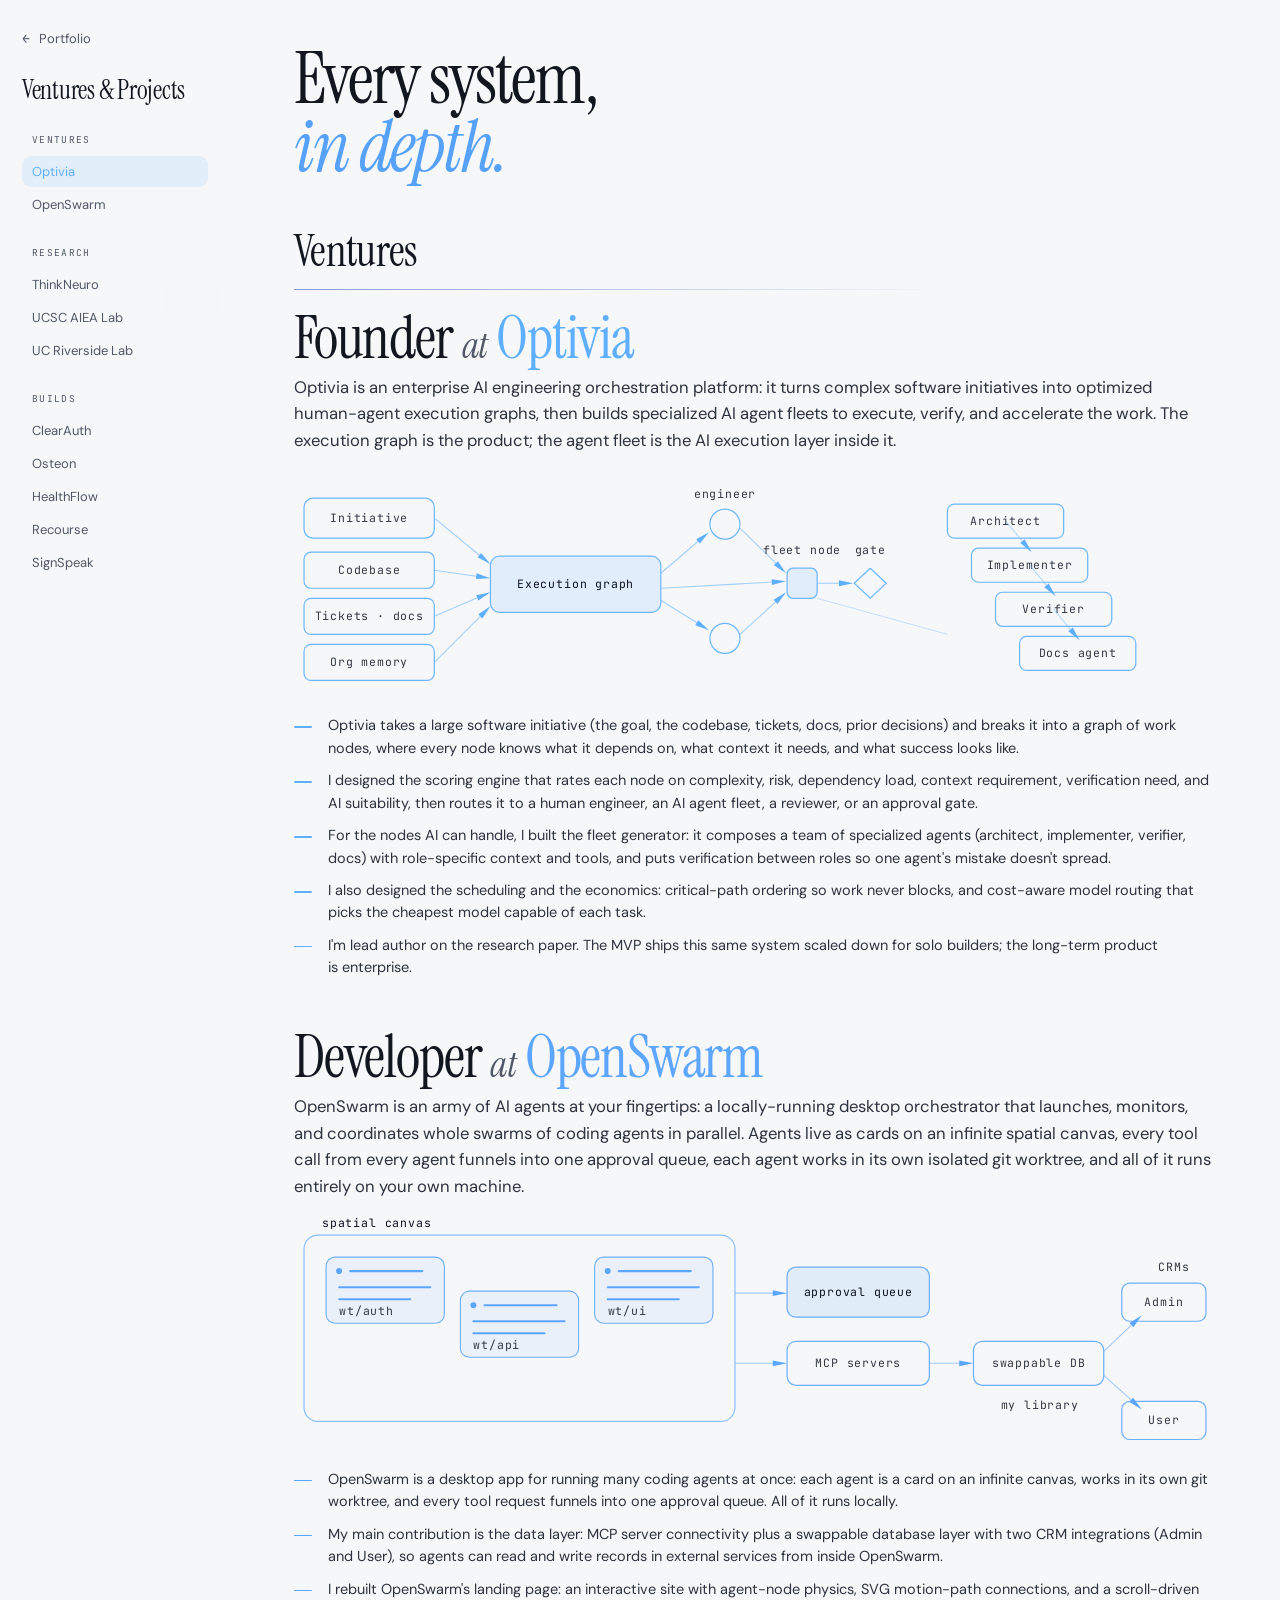
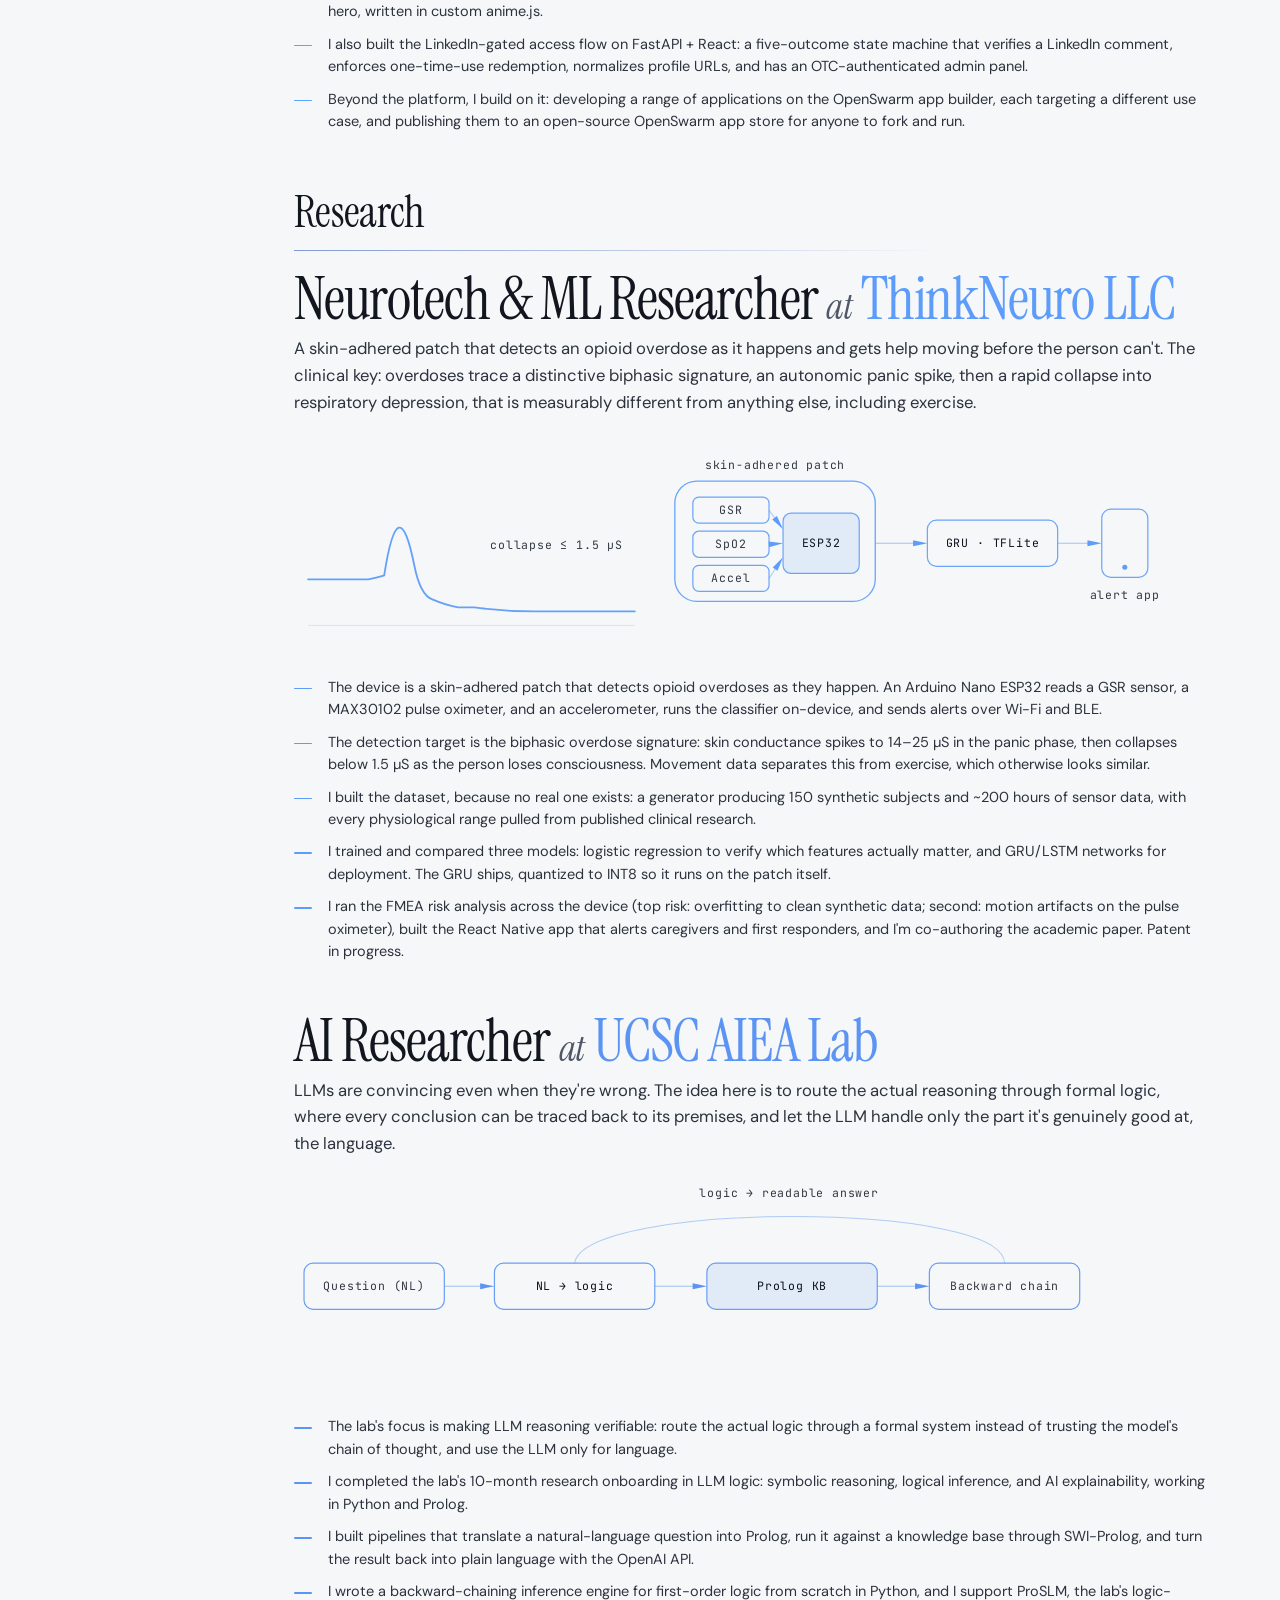
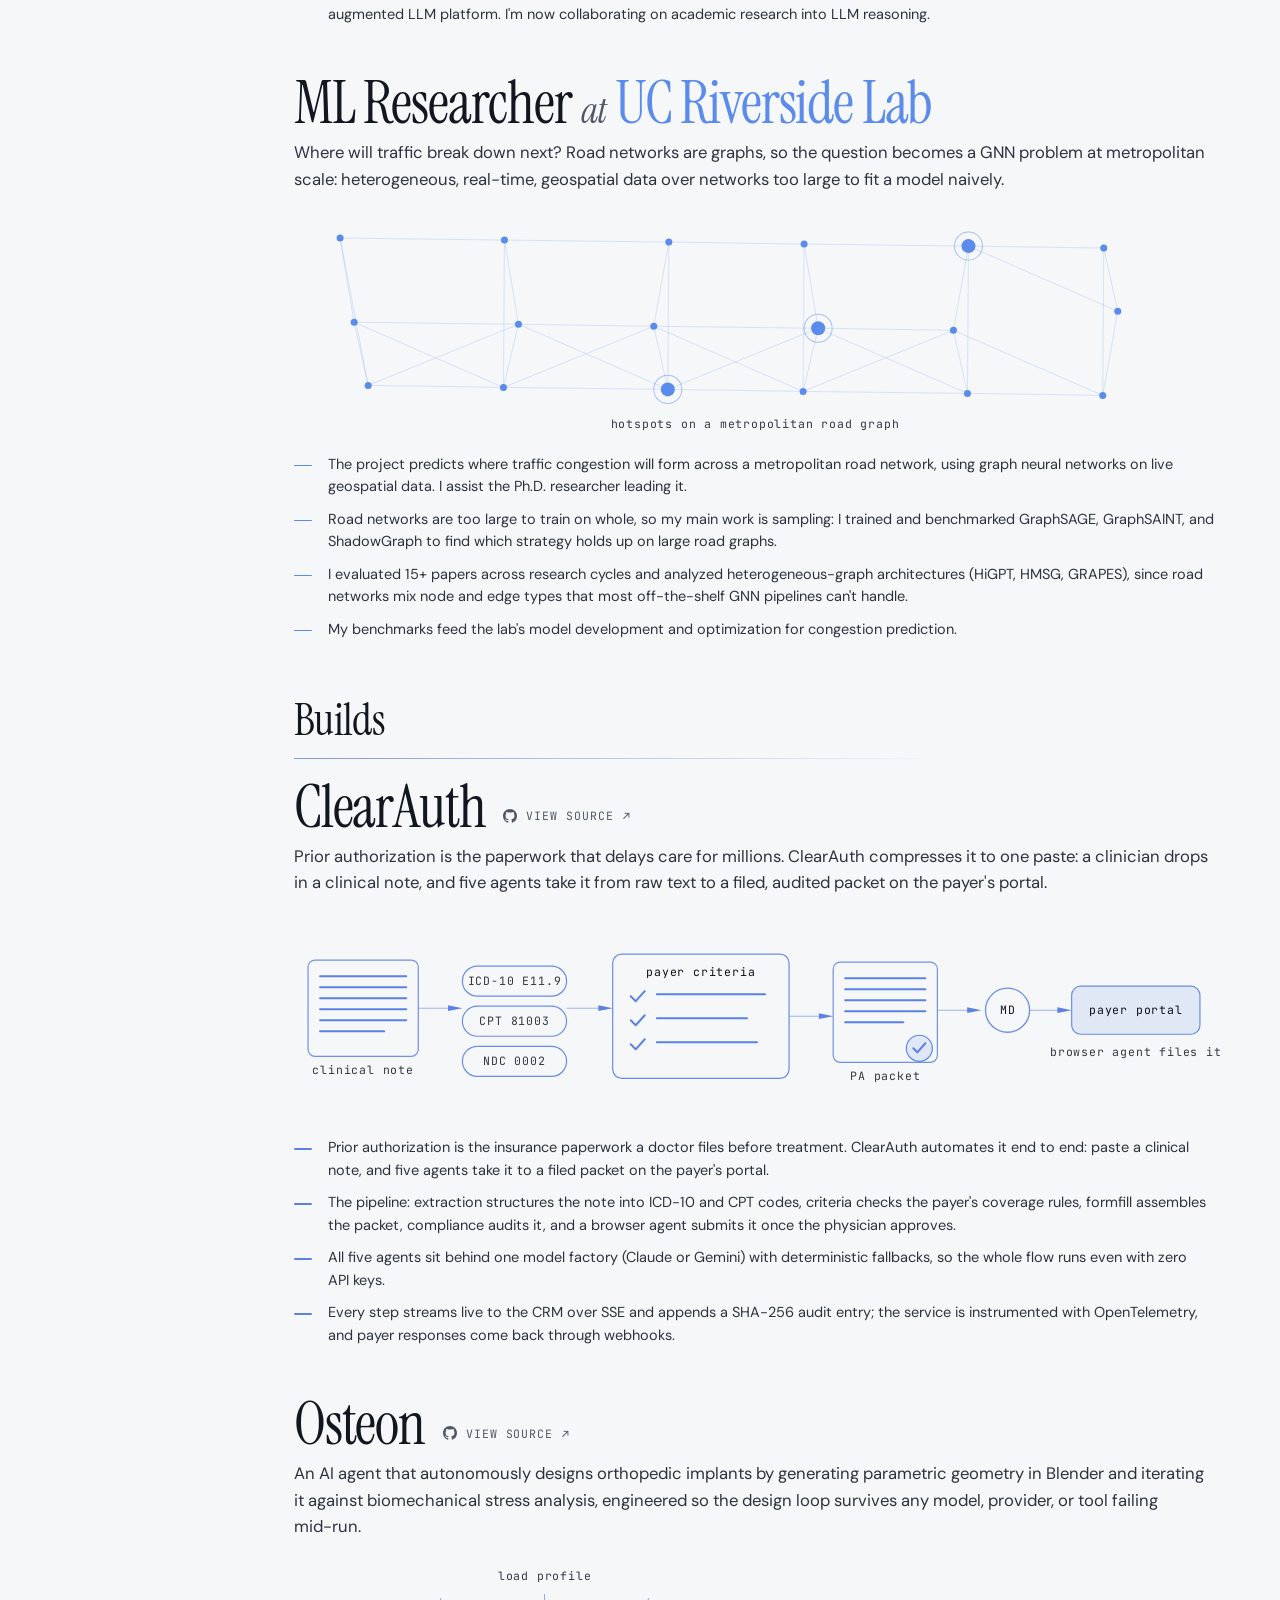
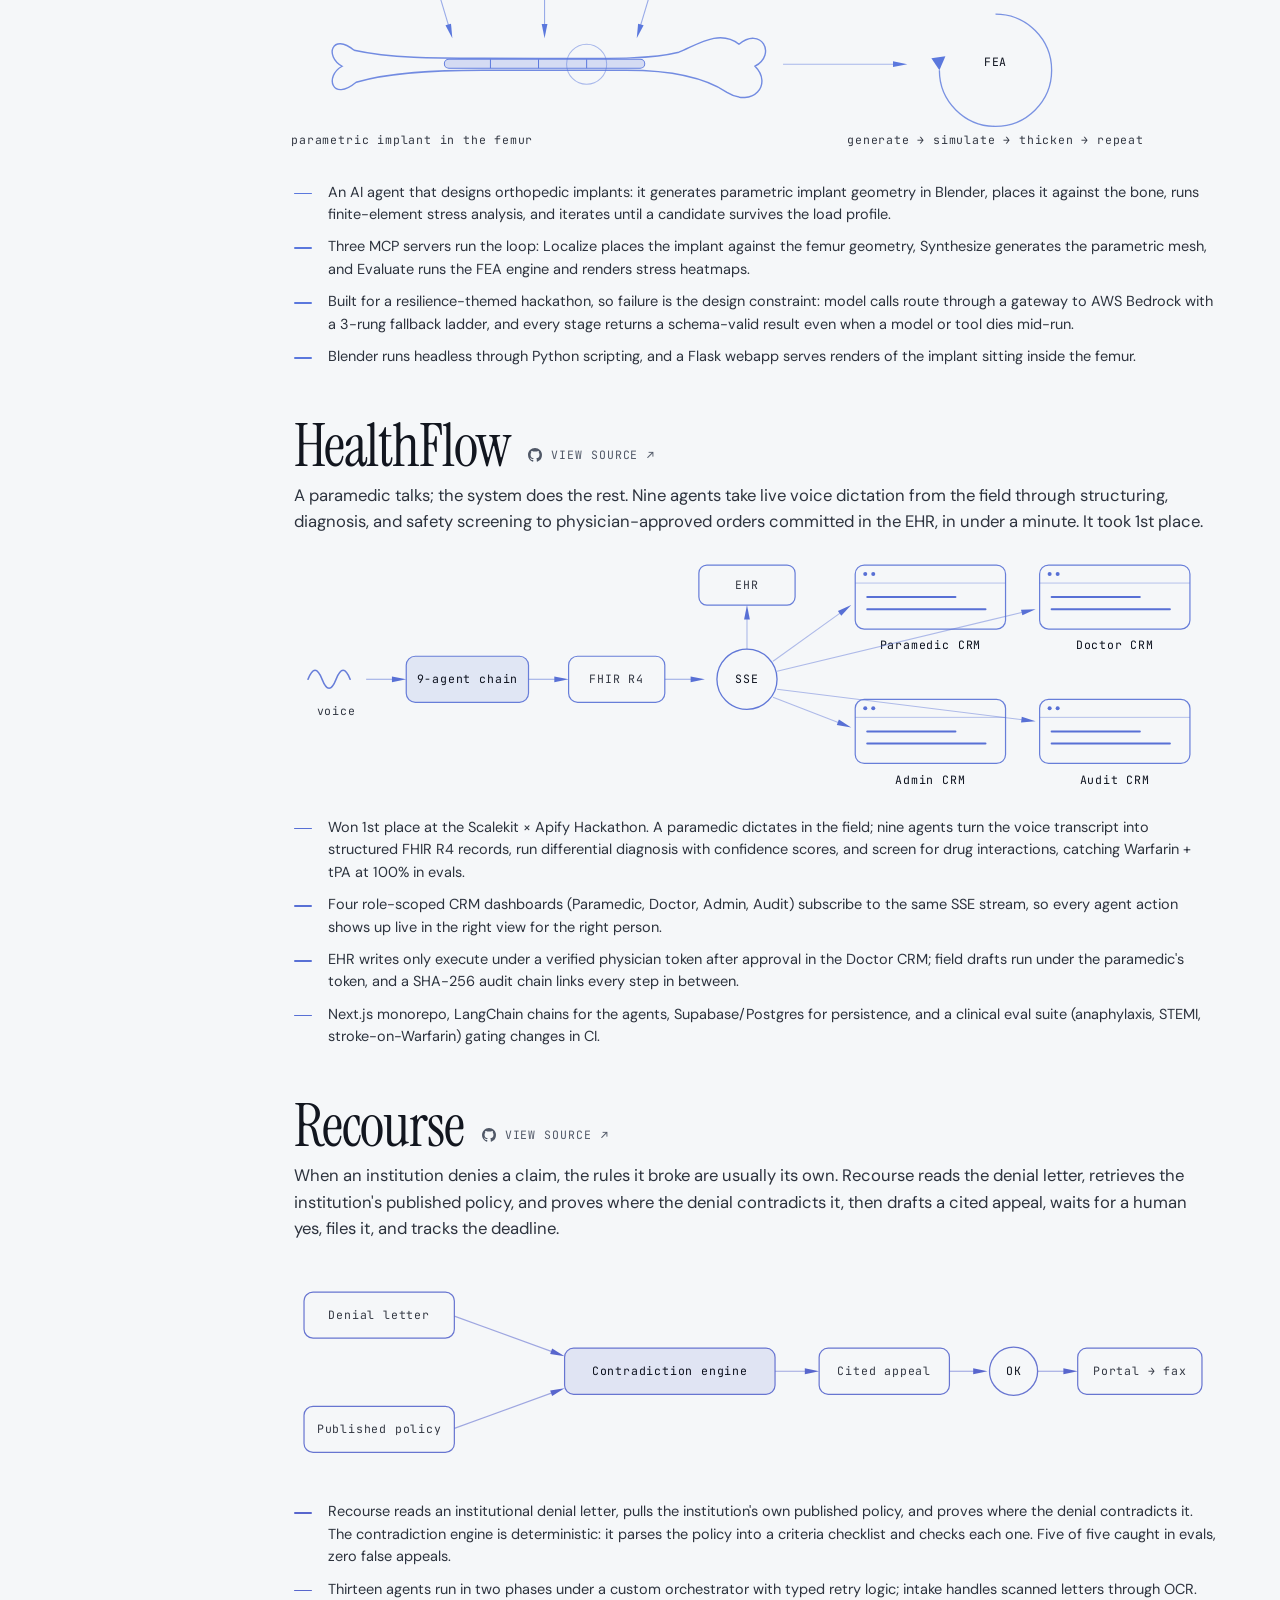
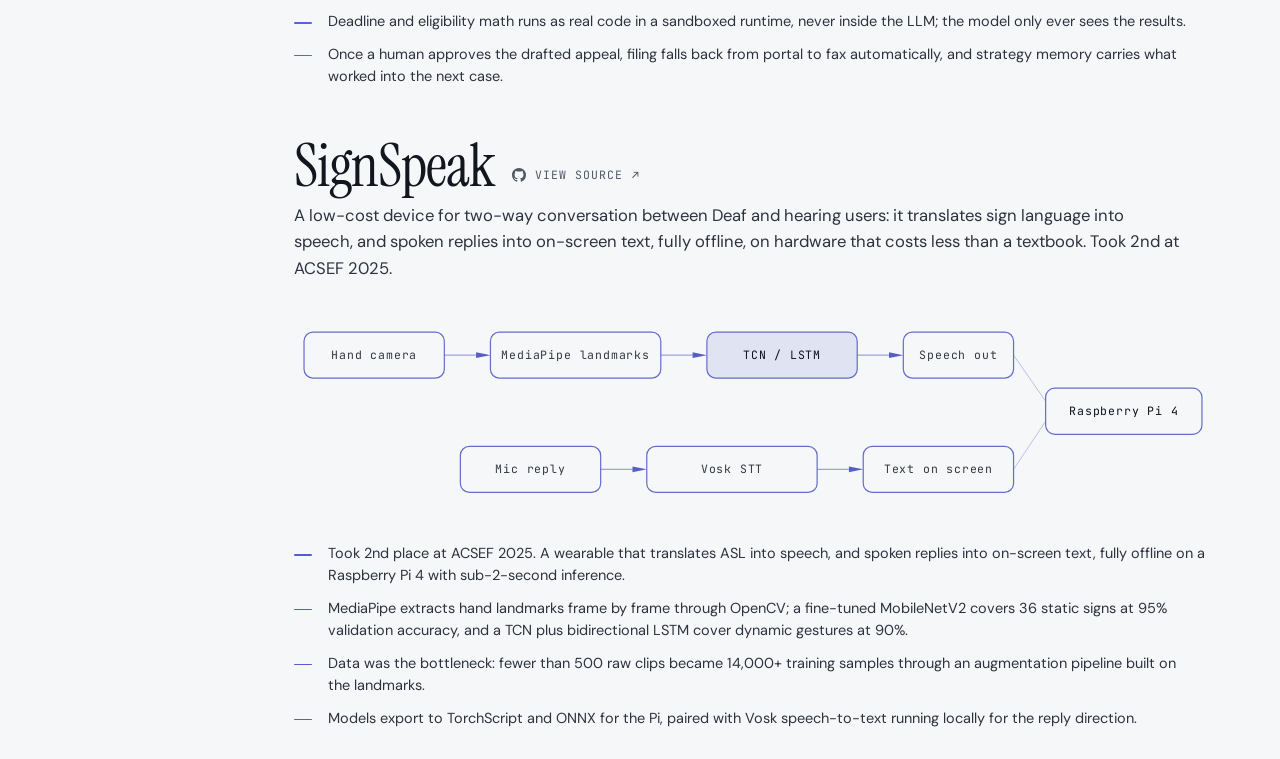
<file: SahielBose_Website/Deep Dive.html>
<!DOCTYPE html>
<html lang="en">
<head>
<meta charset="UTF-8" />
<meta name="viewport" content="width=device-width, initial-scale=1" />
<title>Deep Dive - Sahiel Bose</title>
<meta name="description" content="The full build stories behind Sahiel Bose's ventures, research, and projects." />
<link rel="icon" type="image/svg+xml" href="favicon.svg" />
<link rel="preconnect" href="https://fonts.googleapis.com" />
<link rel="preconnect" href="https://fonts.gstatic.com" crossorigin />
<link href="https://fonts.googleapis.com/css2?family=DM+Sans:opsz,wght@9..40,400;9..40,500;9..40,600&family=Instrument+Serif:ital@0;1&family=JetBrains+Mono:wght@400;500&display=swap" rel="stylesheet" />

<style>
:root {
  --bg: oklch(0.105 0.006 280);
  --fg: oklch(0.96 0.006 80);
  --fg-2: oklch(0.88 0.01 280);
  --fg-3: oklch(0.86 0.012 280);
  --line: oklch(1 0 0 / 0.1);
  --line-soft: oklch(1 0 0 / 0.06);
  --serif: 'Instrument Serif', Georgia, serif;
  --sans: 'DM Sans', sans-serif;
  --mono: 'JetBrains Mono', monospace;
  --ease-out: cubic-bezier(0.22, 0.61, 0.36, 1);
}
* { box-sizing: border-box; margin: 0; padding: 0; }
html { scroll-behavior: smooth; }
body {
  background: var(--bg);
  color: var(--fg);
  font-family: var(--sans);
  -webkit-font-smoothing: antialiased;
  overflow-x: hidden;
}
a { color: inherit; text-decoration: none; }
.mono { font-family: var(--mono); }

/* atmospheric backdrop */
.bg-blobs { position: fixed; inset: 0; pointer-events: none; z-index: 0; }
.blob { position: absolute; border-radius: 50%; filter: blur(150px); }
.blob.b1 { width: 58vw; height: 58vw; left: -14vw; top: -8vh; opacity: 0.3; background: radial-gradient(circle, oklch(0.45 0.13 256 / 0.5) 0%, transparent 55%); }
.blob.b2 { width: 48vw; height: 48vw; right: -12vw; top: 150vh; opacity: 0.22; background: radial-gradient(circle, oklch(0.42 0.13 266 / 0.5) 0%, transparent 55%); }

/* progress line */
.progress { position: fixed; top: 0; left: 0; right: 0; height: 2px; z-index: 50; background: transparent; }
.progress span {
  display: block; height: 100%;
  background: linear-gradient(90deg, oklch(0.74 0.15 250), oklch(0.52 0.16 278));
  clip-path: inset(0 100% 0 0);
}

/* rail */
.rail {
  position: fixed;
  top: 0; left: 0; bottom: 0;
  width: 230px;
  padding: 30px 22px;
  display: flex;
  flex-direction: column;
  gap: 26px;
  z-index: 10;
  background: linear-gradient(180deg, oklch(0.115 0.012 262 / 0.5), transparent 40%);
}
.rail-back {
  display: inline-flex;
  align-items: center;
  gap: 9px;
  font-size: 13px;
  color: var(--fg-3);
  transition: color 0.25s var(--ease-out);
}
.rail-back:hover { color: var(--fg); }
.rail-back .b-arr { font-family: var(--mono); transition: transform 0.25s var(--ease-out); }
.rail-back:hover .b-arr { transform: translateX(-3px); }
.rail-title { font-family: var(--serif); font-size: 26px; letter-spacing: -0.01em; }
.rail-group { display: flex; flex-direction: column; gap: 2px; }
.rail-group-label {
  font-family: var(--mono);
  font-size: 9.5px;
  letter-spacing: 0.14em;
  text-transform: uppercase;
  color: var(--fg-3);
  margin: 0 0 8px 10px;
}
.rail-link {
  padding: 7px 10px;
  border-radius: 9px;
  font-size: 13px;
  color: var(--fg-3);
  transition: color 0.22s var(--ease-out), background 0.22s var(--ease-out);
}
.rail-link:hover { color: var(--fg-2); }
.rail-link.active { color: var(--fg); background: oklch(1 0 0 / 0.05); }

/* main column */
main { position: relative; z-index: 1; margin-left: 230px; padding: 0 clamp(28px, 5vw, 88px); }
.dd-hero { max-width: 1340px; margin: 0 auto; padding: clamp(70px, 11vh, 130px) 0 30px; }
.dd-kicker {
  font-family: var(--mono);
  font-size: 11px;
  letter-spacing: 0.14em;
  text-transform: uppercase;
  color: oklch(0.74 0.13 252);
  margin-bottom: 22px;
}
.dd-title {
  font-family: var(--serif);
  font-weight: 400;
  font-size: clamp(52px, 7vw, 104px);
  line-height: 0.95;
  letter-spacing: -0.03em;
  margin-bottom: 26px;
}
.dd-title em { font-style: italic; color: oklch(0.7 0.15 254); }
.dd-lede { font-size: clamp(17px, 1.6vw, 20px); line-height: 1.55; color: var(--fg-2); max-width: 640px; }

/* part headers */
.part { max-width: 1340px; margin: 0 auto; padding-top: clamp(50px, 8vh, 90px); }
.part-head { display: flex; align-items: baseline; gap: 18px; margin-bottom: 6px; }
.part-num { font-family: var(--mono); font-size: 12px; color: var(--acc, oklch(0.7 0.15 254)); }
.part-title { font-family: var(--serif); font-weight: 400; font-size: clamp(30px, 3.4vw, 44px); letter-spacing: -0.015em; }
.part-rule { height: 1px; background: linear-gradient(90deg, oklch(0.62 0.15 260 / 0.5), transparent 70%); transform: scaleX(0); transform-origin: left; transition: transform 1.2s var(--ease-out) 0.15s; margin-top: 18px; }
.part.in .part-rule { transform: scaleX(1); }

/* chapters */
.chapter {
  max-width: 1340px;
  margin: 0 auto;
  padding: clamp(36px, 5.5vh, 60px) 0;
  border-bottom: 1px dashed oklch(1 0 0 / 0.07);
}
.chapter:last-of-type { border-bottom: none; }
.ch-kicker {
  display: flex;
  flex-wrap: wrap;
  align-items: center;
  gap: 10px;
  font-family: var(--mono);
  font-size: 10.5px;
  letter-spacing: 0.12em;
  text-transform: uppercase;
  color: var(--fg-3);
  margin-bottom: 16px;
}
.ch-kicker .k-acc { color: var(--acc); }
.ch-kicker .k-dot { width: 3.5px; height: 3.5px; border-radius: 50%; background: oklch(1 0 0 / 0.25); }
.ch-title {
  font-family: var(--serif);
  font-weight: 400;
  font-size: clamp(38px, 4.6vw, 62px);
  letter-spacing: -0.02em;
  line-height: 1.02;
  margin-bottom: 10px;
}
.ch-role { font-size: 15px; color: var(--fg-2); margin-bottom: 26px; }
.ch-lede {
  font-size: clamp(16.5px, 1.5vw, 19.5px);
  line-height: 1.6;
  color: var(--fg-2);
  max-width: 1180px;
  margin-bottom: 34px;
}
.ch-lede strong { color: var(--fg); font-weight: 500; }
.notes-label {
  font-family: var(--mono);
  font-size: 10px;
  letter-spacing: 0.14em;
  text-transform: uppercase;
  color: var(--acc);
  margin-bottom: 18px;
}
.notes { list-style: none; display: flex; flex-direction: column; gap: 15px; max-width: 1180px; margin-bottom: 30px; }
.notes li {
  display: grid;
  grid-template-columns: 22px 1fr;
  gap: 12px;
  font-size: 15.5px;
  line-height: 1.6;
  color: var(--fg-2);
}
.notes li::before {
  content: '';
  height: 1.5px;
  width: 18px;
  margin-top: 12px;
  background: color-mix(in oklab, var(--acc) 75%, transparent);
  border-radius: 1px;
}
.notes li strong { color: var(--fg); font-weight: 500; }
.ch-chips { display: flex; flex-wrap: wrap; gap: 8px; margin-bottom: 26px; }
.ch-chips span {
  font-family: var(--mono);
  font-size: 10.5px;
  letter-spacing: 0.06em;
  text-transform: uppercase;
  padding: 6px 12px;
  border-radius: 8px;
  color: var(--fg-2);
  background: color-mix(in oklab, var(--acc) 13%, transparent);
  border: 1px solid color-mix(in oklab, var(--acc) 30%, transparent);
}
.ch-repo {
  display: inline-flex;
  align-items: center;
  gap: 9px;
  font-family: var(--mono);
  font-size: 11.5px;
  letter-spacing: 0.08em;
  text-transform: uppercase;
  color: var(--fg-3);
  transition: color 0.25s var(--ease-out);
}
.ch-repo:hover { color: var(--acc); }
.ch-repo .r-arr { transition: transform 0.25s var(--ease-out); }
.ch-repo:hover .r-arr { transform: translate(2px, -2px); }

/* reveal animation */
.rv { opacity: 0; transform: translateY(18px); filter: blur(4px); transition: opacity 0.52s var(--ease-out), transform 0.52s var(--ease-out), filter 0.52s var(--ease-out); }
.in .rv { opacity: 1; transform: none; filter: none; }
.in .rv.d1 { transition-delay: 0.04s; }
.in .rv.d2 { transition-delay: 0.08s; }
.in .rv.d3 { transition-delay: 0.12s; }
.in .rv.d4 { transition-delay: 0.16s; }
.in .notes li { opacity: 1; transform: none; }
.notes li { opacity: 0; transform: translateX(14px); transition: opacity 0.45s var(--ease-out), transform 0.45s var(--ease-out); }
.in .notes li:nth-child(1) { transition-delay: 0.10s; }
.in .notes li:nth-child(2) { transition-delay: 0.15s; }
.in .notes li:nth-child(3) { transition-delay: 0.20s; }
.in .notes li:nth-child(4) { transition-delay: 0.25s; }
.in .notes li:nth-child(5) { transition-delay: 0.30s; }
.in .notes li:nth-child(6) { transition-delay: 0.35s; }

/* end cta */
.dd-end { max-width: 1340px; margin: 0 auto; padding: clamp(28px, 4vh, 52px) 0 80px; }
.dd-end a {
  display: inline-flex;
  align-items: center;
  gap: 11px;
  width: fit-content;
  flex-direction: row;
  padding: 15px 26px;
  border-radius: 14px;
  background:
    radial-gradient(130% 180% at 0% 0%, oklch(0.55 0.16 280 / 0.2) 0%, transparent 60%),
    linear-gradient(180deg, oklch(0.135 0.012 285 / 0.6), oklch(0.118 0.01 285 / 0.32));
  border: 1px solid oklch(0.55 0.16 280 / 0.5);
  transition: border-color 0.25s var(--ease-out), transform 0.2s var(--ease-out), background 0.25s var(--ease-out);
}
.dd-end a:hover { border-color: oklch(0.62 0.17 282 / 0.85); transform: translateY(-2px); }
.dd-end .e-kicker { display: none; }
.dd-end .e-title { font-family: var(--serif); font-size: clamp(20px, 2vw, 26px); letter-spacing: -0.01em; display: inline-flex; align-items: center; gap: 10px; }
.dd-end .e-title .arr { color: oklch(0.64 0.17 283); display: inline-block; transition: transform 0.25s var(--ease-out); }
.dd-end a:hover .arr { transform: translateX(8px); }

/* mobile */
.topbar { display: none; }
@media (max-width: 980px) {
  .rail { display: none; }
  main { margin-left: 0; }
  .topbar {
    display: flex;
    align-items: center;
    justify-content: space-between;
    position: sticky;
    top: 0;
    z-index: 20;
    padding: 16px clamp(20px, 5vw, 40px);
    background: oklch(0.105 0.006 280 / 0.82);
    backdrop-filter: blur(14px);
    border-bottom: 1px solid var(--line-soft);
  }
  .topbar .rail-title { font-size: 20px; }
}
@media (prefers-reduced-motion: reduce) {
  .rv, .notes li { opacity: 1 !important; transform: none !important; filter: none !important; transition: none !important; }
  .part-rule { transform: scaleX(1) !important; }
  html { scroll-behavior: auto; }
}
/* chapter diagrams */
.ch-art { margin: 6px 0 38px; max-width: 1180px; }
.ch-art svg { width: 100%; height: auto; display: block; color: var(--acc); overflow: visible; }
.ch-art text { font-family: var(--mono); font-size: 11.5px; letter-spacing: 0.07em; fill: oklch(0.9 0.012 280); }
.ch-art text.hl { fill: oklch(0.96 0.006 80); }
.ch-art .dr { stroke-dasharray: 1; stroke-dashoffset: 1; transition: stroke-dashoffset 0.85s var(--ease-out) 0.16s; }
.in .ch-art .dr { stroke-dashoffset: 0; }
.ch-art .fd { opacity: 0; transition: opacity 0.45s var(--ease-out) 0.52s; }
.in .ch-art .fd { opacity: 1; }
@media (prefers-reduced-motion: reduce) { .ch-art .dr { stroke-dashoffset: 0 !important; } .ch-art .fd { opacity: 1 !important; } }

/* ---------- MOBILE POLISH ---------- */
.topbar-row { display: flex; align-items: center; justify-content: space-between; }
.topbar-chips { display: none; }
@media (max-width: 980px) {
  .topbar { flex-direction: column; align-items: stretch; gap: 10px; padding: 12px 18px 10px; }
  .topbar-chips {
    display: flex;
    gap: 6px;
    overflow-x: auto;
    -webkit-overflow-scrolling: touch;
    scrollbar-width: none;
    margin: 0 -18px;
    padding: 0 18px 2px;
  }
  .topbar-chips::-webkit-scrollbar { display: none; }
  .topbar-chips .rail-link {
    flex: none;
    font-size: 12px;
    padding: 6px 12px;
    border: 1px solid var(--line-soft);
    border-radius: 100px;
    white-space: nowrap;
  }
  .topbar-chips .rail-link.active {
    color: var(--fg);
    border-color: oklch(0.62 0.15 262 / 0.6);
    background: oklch(0.62 0.15 262 / 0.1);
  }

  /* diagrams: keep them legible, full-size, swipeable sideways */
  .ch-art { position: relative; overflow-x: auto; -webkit-overflow-scrolling: touch; scrollbar-width: none; }
  .ch-art::-webkit-scrollbar { display: none; }
  .ch-art svg { min-width: 700px; }
  .ch-art::after {
    content: 'swipe \2192';
    position: sticky;
    display: block;
    width: fit-content;
    left: 100%;
    transform: translateX(-100%);
    margin-top: -4px;
    font-family: var(--mono);
    font-size: 9.5px;
    letter-spacing: 0.12em;
    text-transform: uppercase;
    color: var(--fg-3);
    pointer-events: none;
  }

  .dd-hero { padding-top: 44px; }
  .chapter { padding: 34px 0; }
  .ch-lede { font-size: 16px; }
  .notes li { font-size: 14.5px; gap: 10px; grid-template-columns: 18px 1fr; }
  .notes li::before { width: 14px; margin-top: 11px; }
  .ch-chips span { font-size: 10px; padding: 5px 10px; }
  .blob { filter: blur(90px); }
  .dd-end { padding-bottom: 70px; }
}

/* clean pass: no part numbers, no kicker type labels, no dashed dividers */
.part-num { display: none; }
.ch-kicker > .k-acc:first-child,
.ch-kicker > .k-acc:first-child + .k-dot { display: none; }
.chapter { border-bottom: none; }

/* tighter deep-dive rhythm */
.chapter { padding: clamp(22px, 3.5vh, 40px) 0 !important; }
.ch-art { margin: 4px 0 22px !important; }
.ch-lede { margin-bottom: 22px !important; }
.notes { margin-bottom: 20px !important; }
.ch-role { margin-bottom: 18px !important; }
.ch-kicker { margin-bottom: 12px !important; }
.part { padding-top: clamp(32px, 5vh, 60px) !important; }
.dd-hero { padding: clamp(56px, 8vh, 96px) 0 18px !important; }
@media (max-width: 980px) { .chapter { padding: 26px 0 !important; } }


/* ============ LIGHT "PAPER" THEME (only theme) ============ */
:root {
  --bg: oklch(0.975 0.003 250);
  --fg: oklch(0.20 0.02 266);
  --fg-2: oklch(0.32 0.022 264);
  --fg-3: oklch(0.46 0.026 262);
  --line: oklch(0.30 0.02 265 / 0.16);
  --line-soft: oklch(0.30 0.02 265 / 0.09);
}
html body {
  background: var(--bg);
}
html .blob.b1 { opacity: 0.018; background: radial-gradient(circle, oklch(0.93 0.006 252 / 0.5) 0%, transparent 60%); }
html .blob.b2 { opacity: 0.015; background: radial-gradient(circle, oklch(0.92 0.006 268 / 0.5) 0%, transparent 60%); }
html .rail { background: transparent; }
html .rail-link.active { color: var(--fg); background: oklch(0.45 0.06 265 / 0.08); }
html .ch-kicker .k-dot { background: oklch(0.2 0.02 265 / 0.25); }
html .topbar { background: oklch(0.965 0.004 252 / 0.85); }
/* diagrams: ink-blue strokes, dark labels */
html .ch-art svg { color: var(--acc); }
html .ch-art text { fill: oklch(0.34 0.02 265); }
html .ch-art text.hl { fill: oklch(0.18 0.025 266); }
/* accent-tinted bits -> a single readable deep accent */
html .ch-kicker .k-acc,
html .ch-repo:hover { color: oklch(0.46 0.17 266); }
html .notes li::before { background: var(--acc); }
html .ch-chips span { color: oklch(0.34 0.04 266); background: oklch(0.5 0.16 266 / 0.1); border-color: oklch(0.5 0.16 266 / 0.28); }
html .part-rule { background: linear-gradient(90deg, oklch(0.5 0.16 266 / 0.6), transparent 70%); }
html .dd-end a {
  background:
    radial-gradient(130% 180% at 0% 0%, oklch(0.5 0.16 282 / 0.12) 0%, transparent 60%),
    linear-gradient(180deg, oklch(0.998 0.004 285 / 0.95), oklch(0.955 0.014 282 / 0.72));
  border-color: oklch(0.5 0.16 280 / 0.4);
}
html .dd-end .e-title .arr { color: oklch(0.48 0.17 280); }
/* theme toggle in the rail / topbar */
.dd-theme {
  display: inline-flex; align-items: center; justify-content: center; gap: 8px;
  height: 34px; padding: 0 12px; border: 1px solid var(--line); border-radius: 9px;
  color: var(--fg-3); font-family: var(--mono); font-size: 9.5px; letter-spacing: 0.12em;
  text-transform: uppercase; cursor: pointer; background: none;
  transition: color 0.25s var(--ease-out), border-color 0.25s var(--ease-out);
}
.dd-theme:hover { color: var(--fg); border-color: oklch(0.55 0.15 264 / 0.6); }
.dd-theme svg { width: 14px; height: 14px; }
.rail .dd-theme { width: 100%; margin-top: 4px; }
.topbar .dd-theme { height: 30px; padding: 0 9px; }
.topbar .dd-theme span { display: none; }

.ch-title .t-at { font-style: italic; color: var(--fg-3); font-size: 0.62em; }
.ch-title .t-co { color: var(--acc); }

/* tighter chapter rhythm v2 */
.chapter { padding: clamp(14px, 2.4vh, 26px) 0 !important; }
.part { padding-top: clamp(22px, 3.2vh, 38px) !important; }

.ch-titlerow { display: flex; align-items: baseline; gap: 22px; flex-wrap: wrap; }
.ch-titlerow .ch-repo { transform: translateY(-4px); }

/* global compact rhythm v3 */
.dd-hero { padding: clamp(36px, 5vh, 60px) 0 6px !important; }
.dd-title { font-size: clamp(44px, 5.6vw, 84px); margin-bottom: 14px; }
.part { padding-top: clamp(16px, 2.4vh, 28px) !important; }
.part-rule { margin-top: 10px; }
.chapter { padding: clamp(12px, 2vh, 20px) 0 !important; }
.ch-title { margin-bottom: 6px; }
.ch-lede { margin-bottom: 14px !important; font-size: clamp(15.5px, 1.3vw, 18px); }
.ch-art { margin: 2px 0 14px !important; }
.notes { gap: 10px; margin-bottom: 12px !important; }
.notes li { font-size: 14.5px; line-height: 1.55; }
.ch-titlerow { gap: 18px; }
@media (max-width: 980px) { .chapter { padding: 16px 0 !important; } .dd-hero { padding-top: 28px !important; } }

/* light mode: company name matches the diagram ink */
html .ch-title .t-co { color: var(--acc); }

/* ============================================================
   TASTE PASS — typographic & detail polish (additive, reversible)
   Delete this whole block to revert.
   ============================================================ */
html { text-rendering: optimizeLegibility; -moz-osx-font-smoothing: grayscale; }
body { font-optical-sizing: auto; }
.dd-title, .part-title, .ch-title {
  font-kerning: normal; font-feature-settings: "kern" 1, "liga" 1;
  text-wrap: balance;
}
.part-num, .ch-kicker, .dd-theme, .ch-chips span { font-variant-numeric: tabular-nums; }
.notes li, .ch-lede { text-wrap: pretty; }
::selection { background: oklch(0.5 0.16 266 / 0.16); color: var(--fg); }
a:focus-visible, button:focus-visible, [tabindex]:focus-visible {
  outline: 2px solid oklch(0.5 0.16 266);
  outline-offset: 3px; border-radius: 6px;
}
:focus:not(:focus-visible) { outline: none; }

</style>
</head>
<body>
<div class="bg-blobs" aria-hidden="true"><span class="blob b1"></span><span class="blob b2"></span></div>


<header class="topbar">
  <div class="topbar-row">
    <a class="rail-back" href="index.html"><span class="b-arr">&#8592;</span> Portfolio</a>
    <span class="rail-title">Ventures &amp; Projects</span>
  </div>
  <nav class="topbar-chips">
    <a class="rail-link" href="#optivia">Optivia</a>
    <a class="rail-link" href="#openswarm">OpenSwarm</a>
    <a class="rail-link" href="#thinkneuro">ThinkNeuro</a>
    <a class="rail-link" href="#ucsc">UCSC</a>
    <a class="rail-link" href="#ucr">UCR</a>
    <a class="rail-link" href="#clearauth">ClearAuth</a>
    <a class="rail-link" href="#osteon">Osteon</a>
    <a class="rail-link" href="#healthflow">HealthFlow</a>
    <a class="rail-link" href="#recourse">Recourse</a>
    <a class="rail-link" href="#signspeak">SignSpeak</a>
  </nav>
</header>

<aside class="rail">
  <a class="rail-back" href="index.html"><span class="b-arr">&#8592;</span> Portfolio</a>
  <div class="rail-title">Ventures &amp; Projects</div>
  <nav class="rail-group">
    <div class="rail-group-label">Ventures</div>
    <a class="rail-link" href="#optivia">Optivia</a>
    <a class="rail-link" href="#openswarm">OpenSwarm</a>
  </nav>
  <nav class="rail-group">
    <div class="rail-group-label">Research</div>
    <a class="rail-link" href="#thinkneuro">ThinkNeuro</a>
    <a class="rail-link" href="#ucsc">UCSC AIEA Lab</a>
    <a class="rail-link" href="#ucr">UC Riverside Lab</a>
  </nav>
  <nav class="rail-group">
    <div class="rail-group-label">Builds</div>
    <a class="rail-link" href="#clearauth">ClearAuth</a>
    <a class="rail-link" href="#osteon">Osteon</a>
    <a class="rail-link" href="#healthflow">HealthFlow</a>
    <a class="rail-link" href="#recourse">Recourse</a>
    <a class="rail-link" href="#signspeak">SignSpeak</a>
  </nav>
</aside>

<main>
  <section class="dd-hero chapter-watch in" data-screen-label="Deep Dive hero">
    <h1 class="dd-title rv d1">Every system,<br /><em>in depth.</em></h1>
    </section>

  <!-- ============ PART I: VENTURES ============ -->
  <div class="part chapter-watch" style="--acc: oklch(0.740 0.150 252);">
    <div class="part-head"><span class="part-num">Part 01</span><h2 class="part-title rv">Ventures</h2></div>
    <div class="part-rule"></div>
  </div>

  <section class="chapter chapter-watch" id="optivia" style="--acc: oklch(0.740 0.150 252);" data-screen-label="Optivia">
    <h2 class="ch-title rv d1">Founder <span class="t-at">at</span> <span class="t-co">Optivia</span></h2>
        <p class="ch-lede rv d3">Optivia is an enterprise AI engineering orchestration platform: it turns complex software initiatives into optimized human-agent execution graphs, then builds specialized AI agent fleets to execute, verify, and accelerate the work. The execution graph is the product; the agent fleet is the AI execution layer inside it.</p>
    <figure class="ch-art rv d3" aria-hidden="true"><svg viewBox="0 0 920 232" xmlns="http://www.w3.org/2000/svg"><rect class="dr" x="10" y="30" width="130" height="40" rx="9" fill="none" stroke="currentColor" stroke-width="1.2" opacity="0.9" pathLength="1"></rect><text class="fd" x="75" y="54" text-anchor="middle">Initiative</text><rect class="dr" x="10" y="84" width="130" height="36" rx="7" fill="none" stroke="currentColor" stroke-width="1.2" opacity="0.9" pathLength="1"></rect><text class="fd" x="75" y="106" text-anchor="middle">Codebase</text><rect class="dr" x="10" y="130" width="130" height="36" rx="7" fill="none" stroke="currentColor" stroke-width="1.2" opacity="0.9" pathLength="1"></rect><text class="fd" x="75" y="152" text-anchor="middle">Tickets &#183; docs</text><rect class="dr" x="10" y="176" width="130" height="36" rx="7" fill="none" stroke="currentColor" stroke-width="1.2" opacity="0.9" pathLength="1"></rect><text class="fd" x="75" y="198" text-anchor="middle">Org memory</text><line class="dr" x1="140" y1="50" x2="189.0454637092729" y2="90.28734518975988" stroke="currentColor" stroke-width="1.1" opacity="0.55" pathLength="1"></line><path class="fd" d="M 196 96 L 183.15081545324946 89.1679158986655 L 186.80253893226183 84.72233948943307 Z" fill="currentColor" opacity="0.7"></path><line class="dr" x1="140" y1="102" x2="187.0904545570495" y2="108.72720779386421" stroke="currentColor" stroke-width="1.1" opacity="0.55" pathLength="1"></line><path class="fd" d="M 196 110 L 181.47107402100877 110.8301967123245 L 182.28468613961928 105.13491188205094 Z" fill="currentColor" opacity="0.7"></path><line class="dr" x1="140" y1="148" x2="187.72769472983748" y2="127.54527368721251" stroke="currentColor" stroke-width="1.1" opacity="0.55" pathLength="1"></line><path class="fd" d="M 196 124 L 184.0210706600126 132.2634235369942 L 181.75481099735774 126.9754843241328 Z" fill="currentColor" opacity="0.7"></path><line class="dr" x1="140" y1="194" x2="189.63603896932108" y2="144.36396103067892" stroke="currentColor" stroke-width="1.1" opacity="0.55" pathLength="1"></line><path class="fd" d="M 196 138 L 187.94680178246486 150.12125881058768 L 183.87874118941232 146.05319821753514 Z" fill="currentColor" opacity="0.7"></path><rect class="dr" x="196" y="88" width="170" height="56" rx="9" fill="color-mix(in oklab, currentColor 14%, transparent)" stroke="currentColor" stroke-width="1.2" opacity="0.9" pathLength="1"></rect><text class="fd hl" x="281" y="120" text-anchor="middle">Execution graph</text><circle class="dr" cx="430" cy="56" r="15" fill="none" stroke="currentColor" stroke-width="1.2" opacity="0.9" pathLength="1"></circle><rect class="dr" x="492" y="100" width="30" height="30" rx="6" fill="color-mix(in oklab, currentColor 14%, transparent)" stroke="currentColor" stroke-width="1.2" opacity="0.9" pathLength="1"></rect><circle class="dr" cx="430" cy="170" r="15" fill="none" stroke="currentColor" stroke-width="1.2" opacity="0.9" pathLength="1"></circle><path class="dr" d="M 575 100 l 16 15 l -16 15 l -16 -15 Z" fill="none" stroke="currentColor" stroke-width="1.2" opacity="0.9" pathLength="1"></path><line class="dr" x1="366" y1="105" x2="407.15663689625956" y2="69.84537265111163" stroke="currentColor" stroke-width="1.1" opacity="0.55" pathLength="1"></line><path class="fd" d="M 414 64 L 405.02117343430945 75.45249274993921 L 401.28461219217417 71.07798202743935 Z" fill="currentColor" opacity="0.7"></path><line class="dr" x1="366" y1="120" x2="482.0140788950789" y2="113.50321158187558" stroke="currentColor" stroke-width="1.1" opacity="0.55" pathLength="1"></line><path class="fd" d="M 491 113 L 476.91765544139304 116.66967143172687 L 476.5959854631629 110.92556467761798 Z" fill="currentColor" opacity="0.7"></path><line class="dr" x1="366" y1="132" x2="406.3680152639542" y2="157.23000953997138" stroke="currentColor" stroke-width="1.1" opacity="0.55" pathLength="1"></line><path class="fd" d="M 414 162 L 400.37831395568526 156.8786148363669 L 403.4274542829334 151.9999903127698 Z" fill="currentColor" opacity="0.7"></path><line class="dr" x1="445" y1="60" x2="484.56649376973365" y2="98.70635260082642" stroke="currentColor" stroke-width="1.1" opacity="0.55" pathLength="1"></line><path class="fd" d="M 491 105 L 478.7909816539813 97.08048058839809 L 482.8140953794929 92.96796433565285 Z" fill="currentColor" opacity="0.7"></path><line class="dr" x1="445" y1="166" x2="484.3536305546469" y2="130.068424276192" stroke="currentColor" stroke-width="1.1" opacity="0.55" pathLength="1"></line><path class="fd" d="M 491 124 L 482.4047103226264 135.7430793255515 L 478.5255668865035 131.49449365741688 Z" fill="currentColor" opacity="0.7"></path><line class="dr" x1="522" y1="115" x2="549" y2="115" stroke="currentColor" stroke-width="1.1" opacity="0.55" pathLength="1"></line><path class="fd" d="M 558 115 L 543.7345046286578 117.87655323162522 L 543.7345046286578 112.12344676837478 Z" fill="currentColor" opacity="0.7"></path><text class="fd" x="430" y="30" text-anchor="middle">engineer</text><text class="fd" x="507" y="86" text-anchor="middle">fleet node</text><text class="fd" x="575" y="86" text-anchor="middle">gate</text><line class="dr" x1="522" y1="130" x2="652" y2="166" stroke="currentColor" stroke-width="0.8" opacity="0.4" stroke-dasharray="1" pathLength="1"></line><rect class="dr" x="652" y="36" width="116" height="34" rx="7" fill="none" stroke="currentColor" stroke-width="1.2" opacity="0.9" pathLength="1"></rect><text class="fd" x="710" y="57" text-anchor="middle">Architect</text><rect class="dr" x="676" y="80" width="116" height="34" rx="7" fill="none" stroke="currentColor" stroke-width="1.2" opacity="0.9" pathLength="1"></rect><text class="fd" x="734" y="101" text-anchor="middle">Implementer</text><rect class="dr" x="700" y="124" width="116" height="34" rx="7" fill="none" stroke="currentColor" stroke-width="1.2" opacity="0.9" pathLength="1"></rect><text class="fd" x="758" y="145" text-anchor="middle">Verifier</text><rect class="dr" x="724" y="168" width="116" height="34" rx="7" fill="none" stroke="currentColor" stroke-width="1.2" opacity="0.9" pathLength="1"></rect><text class="fd" x="782" y="189" text-anchor="middle">Docs agent</text><line class="dr" x1="710" y1="53" x2="730.2164896422117" y2="77.10427611186786" stroke="currentColor" stroke-width="1.1" opacity="0.4" pathLength="1"></line><path class="fd" d="M 736 84 L 724.6288269917844 74.91840646684784 L 729.0368085106293 71.22138970910703 Z" fill="currentColor" opacity="0.7"></path><line class="dr" x1="734" y1="97" x2="754.2164896422117" y2="121.10427611186786" stroke="currentColor" stroke-width="1.1" opacity="0.4" pathLength="1"></line><path class="fd" d="M 760 128 L 748.6288269917844 118.91840646684784 L 753.0368085106293 115.22138970910703 Z" fill="currentColor" opacity="0.7"></path><line class="dr" x1="758" y1="141" x2="778.2164896422117" y2="165.10427611186788" stroke="currentColor" stroke-width="1.1" opacity="0.4" pathLength="1"></line><path class="fd" d="M 784 172 L 772.6288269917844 162.91840646684787 L 777.0368085106293 159.22138970910703 Z" fill="currentColor" opacity="0.7"></path></svg></figure>
    <ul class="notes">
      <li><span>Optivia takes a large software initiative (the goal, the codebase, tickets, docs, prior decisions) and breaks it into a graph of work nodes, where every node knows what it depends on, what context it needs, and what success looks like.</span></li>
      <li><span>I designed the scoring engine that rates each node on complexity, risk, dependency load, context requirement, verification need, and AI suitability, then routes it to a human engineer, an AI agent fleet, a reviewer, or an approval gate.</span></li>
      <li><span>For the nodes AI can handle, I built the fleet generator: it composes a team of specialized agents (architect, implementer, verifier, docs) with role-specific context and tools, and puts verification between roles so one agent's mistake doesn't spread.</span></li>
      <li><span>I also designed the scheduling and the economics: critical-path ordering so work never blocks, and cost-aware model routing that picks the cheapest model capable of each task.</span></li>
      <li><span>I'm lead author on the research paper. The MVP ships this same system scaled down for solo builders; the long-term product is enterprise.</span></li>
    </ul>
    </section>

  <section class="chapter chapter-watch" id="openswarm" style="--acc: oklch(0.717 0.151 255);" data-screen-label="OpenSwarm">
    <h2 class="ch-title rv d1">Developer <span class="t-at">at</span> <span class="t-co">OpenSwarm</span></h2>
        <p class="ch-lede rv d3">OpenSwarm is an army of AI agents at your fingertips: a locally-running desktop orchestrator that launches, monitors, and coordinates whole swarms of coding agents in parallel. Agents live as cards on an infinite spatial canvas, every tool call from every agent funnels into one approval queue, each agent works in its own isolated git worktree, and all of it runs entirely on your own machine.</p>
    <figure class="ch-art rv d3" aria-hidden="true"><svg viewBox="0 0 920 240" xmlns="http://www.w3.org/2000/svg"><rect class="dr" x="10" y="22" width="430" height="186" rx="14" fill="none" stroke="currentColor" stroke-width="1.2" opacity="0.7" stroke-dasharray="1" pathLength="1"></rect><text class="fd hl" x="28" y="14" >spatial canvas</text><rect class="dr" x="32" y="44" width="118" height="66" rx="9" fill="color-mix(in oklab, currentColor 8%, transparent)" stroke="currentColor" stroke-width="1.1" opacity="0.9" pathLength="1"></rect><circle class="fd" cx="45" cy="58" r="3" fill="currentColor" opacity="0.9"></circle><line class="fd" x1="56" y1="58" x2="128" y2="58" stroke="currentColor" stroke-width="2" stroke-linecap="round" opacity="0.35"></line><line class="fd" x1="45" y1="74" x2="136" y2="74" stroke="currentColor" stroke-width="2" stroke-linecap="round" opacity="0.22"></line><line class="fd" x1="45" y1="86" x2="116" y2="86" stroke="currentColor" stroke-width="2" stroke-linecap="round" opacity="0.22"></line><text class="fd" x="45" y="102">wt/auth</text><rect class="dr" x="166" y="78" width="118" height="66" rx="9" fill="color-mix(in oklab, currentColor 8%, transparent)" stroke="currentColor" stroke-width="1.1" opacity="0.9" pathLength="1"></rect><circle class="fd" cx="179" cy="92" r="3" fill="currentColor" opacity="0.9"></circle><line class="fd" x1="190" y1="92" x2="262" y2="92" stroke="currentColor" stroke-width="2" stroke-linecap="round" opacity="0.35"></line><line class="fd" x1="179" y1="108" x2="270" y2="108" stroke="currentColor" stroke-width="2" stroke-linecap="round" opacity="0.22"></line><line class="fd" x1="179" y1="120" x2="250" y2="120" stroke="currentColor" stroke-width="2" stroke-linecap="round" opacity="0.22"></line><text class="fd" x="179" y="136">wt/api</text><rect class="dr" x="300" y="44" width="118" height="66" rx="9" fill="color-mix(in oklab, currentColor 8%, transparent)" stroke="currentColor" stroke-width="1.1" opacity="0.9" pathLength="1"></rect><circle class="fd" cx="313" cy="58" r="3" fill="currentColor" opacity="0.9"></circle><line class="fd" x1="324" y1="58" x2="396" y2="58" stroke="currentColor" stroke-width="2" stroke-linecap="round" opacity="0.35"></line><line class="fd" x1="313" y1="74" x2="404" y2="74" stroke="currentColor" stroke-width="2" stroke-linecap="round" opacity="0.22"></line><line class="fd" x1="313" y1="86" x2="384" y2="86" stroke="currentColor" stroke-width="2" stroke-linecap="round" opacity="0.22"></line><text class="fd" x="313" y="102">wt/ui</text><line class="dr" x1="440" y1="80" x2="483" y2="80" stroke="currentColor" stroke-width="1.1" opacity="0.55" pathLength="1"></line><path class="fd" d="M 492 80 L 477.73450462865776 82.87655323162522 L 477.73450462865776 77.12344676837478 Z" fill="currentColor" opacity="0.7"></path><rect class="dr" x="492" y="54" width="142" height="50" rx="9" fill="color-mix(in oklab, currentColor 14%, transparent)" stroke="currentColor" stroke-width="1.2" opacity="0.9" pathLength="1"></rect><text class="fd hl" x="563" y="83" text-anchor="middle">approval queue</text><line class="dr" x1="440" y1="150" x2="483" y2="150" stroke="currentColor" stroke-width="1.1" opacity="0.55" pathLength="1"></line><path class="fd" d="M 492 150 L 477.73450462865776 152.87655323162522 L 477.73450462865776 147.12344676837478 Z" fill="currentColor" opacity="0.7"></path><rect class="dr" x="492" y="128" width="142" height="44" rx="9" fill="none" stroke="currentColor" stroke-width="1.2" opacity="0.9" pathLength="1"></rect><text class="fd" x="563" y="154" text-anchor="middle">MCP servers</text><line class="dr" x1="634" y1="150" x2="669" y2="150" stroke="currentColor" stroke-width="1.1" opacity="0.55" pathLength="1"></line><path class="fd" d="M 678 150 L 663.7345046286578 152.87655323162522 L 663.7345046286578 147.12344676837478 Z" fill="currentColor" opacity="0.7"></path><rect class="dr" x="678" y="128" width="130" height="44" rx="9" fill="none" stroke="currentColor" stroke-width="1.2" opacity="0.9" pathLength="1"></rect><text class="fd" x="743" y="154" text-anchor="middle">swappable DB</text><line class="dr" x1="808" y1="138" x2="839.4664258448475" y2="108.18970183119704" stroke="currentColor" stroke-width="1.1" opacity="0.55" pathLength="1"></line><path class="fd" d="M 846 102 L 837.6222594374086 113.89925963033298 L 833.6655912584472 109.72277655254035 Z" fill="currentColor" opacity="0.7"></path><line class="dr" x1="808" y1="162" x2="839.2928281782741" y2="189.99884626477157" stroke="currentColor" stroke-width="1.1" opacity="0.55" pathLength="1"></line><path class="fd" d="M 846 196 L 833.4506925835357 188.63156732735965 L 837.2868343992137 184.34411470983716 Z" fill="currentColor" opacity="0.7"></path><rect class="dr" x="826" y="70" width="84" height="38" rx="8" fill="none" stroke="currentColor" stroke-width="1.2" opacity="0.9" pathLength="1"></rect><text class="fd" x="868" y="93" text-anchor="middle">Admin</text><rect class="dr" x="826" y="188" width="84" height="38" rx="8" fill="none" stroke="currentColor" stroke-width="1.2" opacity="0.9" pathLength="1"></rect><text class="fd" x="868" y="211" text-anchor="middle">User</text><text class="fd" x="744" y="196" text-anchor="middle">my library</text><text class="fd" x="878" y="58" text-anchor="middle">CRMs</text></svg></figure>
    <ul class="notes">
      <li><span>OpenSwarm is a desktop app for running many coding agents at once: each agent is a card on an infinite canvas, works in its own git worktree, and every tool request funnels into one approval queue. All of it runs locally.</span></li>
      <li><span>My main contribution is the data layer: MCP server connectivity plus a swappable database layer with two CRM integrations (Admin and User), so agents can read and write records in external services from inside OpenSwarm.</span></li>
      <li><span>I rebuilt OpenSwarm's landing page: an interactive site with agent-node physics, SVG motion-path connections, and a scroll-driven hero, written in custom anime.js.</span></li>
      <li><span>I also built the LinkedIn-gated access flow on FastAPI + React: a five-outcome state machine that verifies a LinkedIn comment, enforces one-time-use redemption, normalizes profile URLs, and has an OTC-authenticated admin panel.</span></li>
      <li><span>Beyond the platform, I build on it: developing a range of applications on the OpenSwarm app builder, each targeting a different use case, and publishing them to an open-source OpenSwarm app store for anyone to fork and run.</span></li>
    </ul>
    
  </section>

  <!-- ============ PART II: RESEARCH ============ -->
  <div class="part chapter-watch" style="--acc: oklch(0.693 0.152 258);">
    <div class="part-head"><span class="part-num">Part 02</span><h2 class="part-title rv">Research</h2></div>
    <div class="part-rule"></div>
  </div>

  <section class="chapter chapter-watch" id="thinkneuro" style="--acc: oklch(0.693 0.152 258);" data-screen-label="ThinkNeuro">
    <h2 class="ch-title rv d1">Neurotech &amp; ML Researcher <span class="t-at">at</span> <span class="t-co">ThinkNeuro LLC</span></h2>
        <p class="ch-lede rv d3">A skin-adhered patch that detects an opioid overdose as it happens and gets help moving before the person can't. The clinical key: overdoses trace a distinctive biphasic signature, an autonomic panic spike, then a rapid collapse into respiratory depression, that is measurably different from anything else, including exercise.</p>
    <figure class="ch-art rv d3" aria-hidden="true"><svg viewBox="0 0 920 232" xmlns="http://www.w3.org/2000/svg"><path class="dr" d="M 14 150 h 60 q 10 -2 16 -4 q 14 -90 30 -10 q 6 30 18 34 q 14 6 26 8 h 16 q 30 4 60 4 h 100" fill="none" stroke="currentColor" stroke-width="1.8" stroke-linecap="round" opacity="0.95" pathLength="1"></path><line class="dr" x1="14" y1="196" x2="340" y2="196" stroke="currentColor" stroke-width="0.7" opacity="0.3" pathLength="1"></line><text class="fd" x="262" y="120" text-anchor="middle">collapse &#8804; 1.5 &#181;S</text><rect class="dr" x="380" y="52" width="200" height="120" rx="22" fill="none" stroke="currentColor" stroke-width="1.3" opacity="0.9" pathLength="1"></rect><text class="fd" x="480" y="40" text-anchor="middle">skin-adhered patch</text><rect class="dr" x="398" y="68" width="76" height="26" rx="6" fill="none" stroke="currentColor" stroke-width="1.2" opacity="0.9" pathLength="1"></rect><text class="fd" x="436" y="85" text-anchor="middle">GSR</text><rect class="dr" x="398" y="102" width="76" height="26" rx="6" fill="none" stroke="currentColor" stroke-width="1.2" opacity="0.9" pathLength="1"></rect><text class="fd" x="436" y="119" text-anchor="middle">SpO2</text><rect class="dr" x="398" y="136" width="76" height="26" rx="6" fill="none" stroke="currentColor" stroke-width="1.2" opacity="0.9" pathLength="1"></rect><text class="fd" x="436" y="153" text-anchor="middle">Accel</text><rect class="dr" x="488" y="84" width="76" height="60" rx="8" fill="color-mix(in oklab, currentColor 14%, transparent)" stroke="currentColor" stroke-width="1.2" opacity="0.9" pathLength="1"></rect><text class="fd hl" x="526" y="118" text-anchor="middle">ESP32</text><line class="dr" x1="474" y1="81" x2="482.66120865755136" y2="92.75449746381969" stroke="currentColor" stroke-width="1.1" opacity="0.45" pathLength="1"></line><path class="fd" d="M 488 100 L 477.2219358978376 90.22184828846275 L 481.85350783899275 86.80911106866421 Z" fill="currentColor" opacity="0.7"></path><line class="dr" x1="474" y1="115" x2="479.0228717015234" y2="114.64122344989119" stroke="currentColor" stroke-width="1.1" opacity="0.45" pathLength="1"></line><path class="fd" d="M 488 114 L 473.9757034663461 117.8856175082351 L 473.56581160257315 112.14713141541353 Z" fill="currentColor" opacity="0.7"></path><line class="dr" x1="474" y1="149" x2="483.0076982339729" y2="135.4884526490406" stroke="currentColor" stroke-width="1.1" opacity="0.45" pathLength="1"></line><path class="fd" d="M 488 128 L 482.48036388131857 141.46523426463528 L 477.6934899552141 138.27398498056564 Z" fill="currentColor" opacity="0.7"></path><line class="dr" x1="580" y1="114" x2="623" y2="114" stroke="currentColor" stroke-width="1.1" opacity="0.55" pathLength="1"></line><path class="fd" d="M 632 114 L 617.7345046286578 116.87655323162522 L 617.7345046286578 111.12344676837478 Z" fill="currentColor" opacity="0.7"></path><rect class="dr" x="632" y="91" width="130" height="46" rx="9" fill="none" stroke="currentColor" stroke-width="1.2" opacity="0.9" pathLength="1"></rect><text class="fd hl" x="697" y="118" text-anchor="middle">GRU &#183; TFLite</text><line class="dr" x1="762" y1="114" x2="797" y2="114" stroke="currentColor" stroke-width="1.1" opacity="0.55" pathLength="1"></line><path class="fd" d="M 806 114 L 791.7345046286578 116.87655323162522 L 791.7345046286578 111.12344676837478 Z" fill="currentColor" opacity="0.7"></path><rect class="dr" x="806" y="80" width="46" height="68" rx="9" fill="none" stroke="currentColor" stroke-width="1.2" opacity="0.9" pathLength="1"></rect><circle class="fd" cx="829" cy="138" r="2.5" fill="currentColor"></circle><text class="fd" x="829" y="170" text-anchor="middle">alert app</text></svg></figure>
    <ul class="notes">
      <li><span>The device is a skin-adhered patch that detects opioid overdoses as they happen. An Arduino Nano ESP32 reads a GSR sensor, a MAX30102 pulse oximeter, and an accelerometer, runs the classifier on-device, and sends alerts over Wi-Fi and BLE.</span></li>
      <li><span>The detection target is the biphasic overdose signature: skin conductance spikes to 14–25 µS in the panic phase, then collapses below 1.5 µS as the person loses consciousness. Movement data separates this from exercise, which otherwise looks similar.</span></li>
      <li><span>I built the dataset, because no real one exists: a generator producing 150 synthetic subjects and ~200 hours of sensor data, with every physiological range pulled from published clinical research.</span></li>
      <li><span>I trained and compared three models: logistic regression to verify which features actually matter, and GRU/LSTM networks for deployment. The GRU ships, quantized to INT8 so it runs on the patch itself.</span></li>
      <li><span>I ran the FMEA risk analysis across the device (top risk: overfitting to clean synthetic data; second: motion artifacts on the pulse oximeter), built the React Native app that alerts caregivers and first responders, and I'm co-authoring the academic paper. Patent in progress.</span></li>
    </ul>
    </section>

  <section class="chapter chapter-watch" id="ucsc" style="--acc: oklch(0.670 0.153 260);" data-screen-label="UCSC AIEA Lab">
    <h2 class="ch-title rv d1">AI Researcher <span class="t-at">at</span> <span class="t-co">UCSC AIEA Lab</span></h2>
        <p class="ch-lede rv d3">LLMs are convincing even when they're wrong. The idea here is to route the actual reasoning through formal logic, where every conclusion can be traced back to its premises, and let the LLM handle only the part it's genuinely good at, the language.</p>
    <figure class="ch-art rv d3" aria-hidden="true"><svg viewBox="0 0 920 230" xmlns="http://www.w3.org/2000/svg"><rect class="dr" x="10" y="92" width="140" height="46" rx="9" fill="none" stroke="currentColor" stroke-width="1.2" opacity="0.9" pathLength="1"></rect><text class="fd" x="80" y="119" text-anchor="middle">Question (NL)</text><line class="dr" x1="150" y1="115" x2="191" y2="115" stroke="currentColor" stroke-width="1.1" opacity="0.55" pathLength="1"></line><path class="fd" d="M 200 115 L 185.73450462865776 117.87655323162522 L 185.73450462865776 112.12344676837478 Z" fill="currentColor" opacity="0.7"></path><rect class="dr" x="200" y="92" width="160" height="46" rx="9" fill="none" stroke="currentColor" stroke-width="1.2" opacity="0.9" pathLength="1"></rect><text class="fd hl" x="280" y="119" text-anchor="middle">NL &#8594; logic</text><line class="dr" x1="360" y1="115" x2="403" y2="115" stroke="currentColor" stroke-width="1.1" opacity="0.55" pathLength="1"></line><path class="fd" d="M 412 115 L 397.73450462865776 117.87655323162522 L 397.73450462865776 112.12344676837478 Z" fill="currentColor" opacity="0.7"></path><rect class="dr" x="412" y="92" width="170" height="46" rx="9" fill="color-mix(in oklab, currentColor 14%, transparent)" stroke="currentColor" stroke-width="1.2" opacity="0.9" pathLength="1"></rect><text class="fd hl" x="497" y="119" text-anchor="middle">Prolog KB</text><line class="dr" x1="582" y1="115" x2="625" y2="115" stroke="currentColor" stroke-width="1.1" opacity="0.55" pathLength="1"></line><path class="fd" d="M 634 115 L 619.7345046286578 117.87655323162522 L 619.7345046286578 112.12344676837478 Z" fill="currentColor" opacity="0.7"></path><rect class="dr" x="634" y="92" width="150" height="46" rx="9" fill="none" stroke="currentColor" stroke-width="1.2" opacity="0.9" pathLength="1"></rect><text class="fd" x="709" y="119" text-anchor="middle">Backward chain</text><path class="dr" d="M 709 92 C 709 30 290 30 280 92" fill="none" stroke="currentColor" stroke-width="1" opacity="0.45" stroke-dasharray="1" pathLength="1"></path><text class="fd" x="494" y="26" text-anchor="middle">logic &#8594; readable answer</text></svg></figure>
    <ul class="notes">
      <li><span>The lab's focus is making LLM reasoning verifiable: route the actual logic through a formal system instead of trusting the model's chain of thought, and use the LLM only for language.</span></li>
      <li><span>I completed the lab's 10-month research onboarding in LLM logic: symbolic reasoning, logical inference, and AI explainability, working in Python and Prolog.</span></li>
      <li><span>I built pipelines that translate a natural-language question into Prolog, run it against a knowledge base through SWI-Prolog, and turn the result back into plain language with the OpenAI API.</span></li>
      <li><span>I wrote a backward-chaining inference engine for first-order logic from scratch in Python, and I support ProSLM, the lab's logic-augmented LLM platform. I'm now collaborating on academic research into LLM reasoning.</span></li>
    </ul>
    </section>

  <section class="chapter chapter-watch" id="ucr" style="--acc: oklch(0.647 0.154 263);" data-screen-label="UC Riverside">
    <h2 class="ch-title rv d1">ML Researcher <span class="t-at">at</span> <span class="t-co">UC Riverside Lab</span></h2>
        <p class="ch-lede rv d3">Where will traffic break down next? Road networks are graphs, so the question becomes a GNN problem at metropolitan scale: heterogeneous, real-time, geospatial data over networks too large to fit a model naively.</p>
    <figure class="ch-art rv d3" aria-hidden="true"><svg viewBox="0 0 920 232" xmlns="http://www.w3.org/2000/svg"><line class="dr" x1="46" y1="32" x2="210" y2="34" stroke="currentColor" stroke-width="0.7" opacity="0.28" pathLength="1"></line><line class="dr" x1="46" y1="32" x2="60" y2="116" stroke="currentColor" stroke-width="0.7" opacity="0.28" pathLength="1"></line><line class="dr" x1="46" y1="32" x2="74" y2="179" stroke="currentColor" stroke-width="0.7" opacity="0.28" pathLength="1"></line><line class="dr" x1="210" y1="34" x2="374" y2="36" stroke="currentColor" stroke-width="0.7" opacity="0.28" pathLength="1"></line><line class="dr" x1="210" y1="34" x2="224" y2="118" stroke="currentColor" stroke-width="0.7" opacity="0.28" pathLength="1"></line><line class="dr" x1="210" y1="34" x2="209" y2="181" stroke="currentColor" stroke-width="0.7" opacity="0.28" pathLength="1"></line><line class="dr" x1="374" y1="36" x2="509" y2="38" stroke="currentColor" stroke-width="0.7" opacity="0.28" pathLength="1"></line><line class="dr" x1="374" y1="36" x2="359" y2="120" stroke="currentColor" stroke-width="0.7" opacity="0.28" pathLength="1"></line><line class="dr" x1="374" y1="36" x2="373" y2="183" stroke="currentColor" stroke-width="0.7" opacity="0.28" pathLength="1"></line><line class="dr" x1="509" y1="38" x2="673" y2="40" stroke="currentColor" stroke-width="0.7" opacity="0.28" pathLength="1"></line><line class="dr" x1="509" y1="38" x2="523" y2="122" stroke="currentColor" stroke-width="0.7" opacity="0.28" pathLength="1"></line><line class="dr" x1="509" y1="38" x2="508" y2="185" stroke="currentColor" stroke-width="0.7" opacity="0.28" pathLength="1"></line><line class="dr" x1="673" y1="40" x2="808" y2="42" stroke="currentColor" stroke-width="0.7" opacity="0.28" pathLength="1"></line><line class="dr" x1="673" y1="40" x2="658" y2="124" stroke="currentColor" stroke-width="0.7" opacity="0.28" pathLength="1"></line><line class="dr" x1="673" y1="40" x2="822" y2="105" stroke="currentColor" stroke-width="0.7" opacity="0.28" pathLength="1"></line><line class="dr" x1="673" y1="40" x2="672" y2="187" stroke="currentColor" stroke-width="0.7" opacity="0.28" pathLength="1"></line><line class="dr" x1="808" y1="42" x2="822" y2="105" stroke="currentColor" stroke-width="0.7" opacity="0.28" pathLength="1"></line><line class="dr" x1="808" y1="42" x2="807" y2="189" stroke="currentColor" stroke-width="0.7" opacity="0.28" pathLength="1"></line><line class="dr" x1="60" y1="116" x2="224" y2="118" stroke="currentColor" stroke-width="0.7" opacity="0.28" pathLength="1"></line><line class="dr" x1="60" y1="116" x2="74" y2="179" stroke="currentColor" stroke-width="0.7" opacity="0.28" pathLength="1"></line><line class="dr" x1="60" y1="116" x2="209" y2="181" stroke="currentColor" stroke-width="0.7" opacity="0.28" pathLength="1"></line><line class="dr" x1="224" y1="118" x2="359" y2="120" stroke="currentColor" stroke-width="0.7" opacity="0.28" pathLength="1"></line><line class="dr" x1="224" y1="118" x2="74" y2="179" stroke="currentColor" stroke-width="0.7" opacity="0.28" pathLength="1"></line><line class="dr" x1="224" y1="118" x2="209" y2="181" stroke="currentColor" stroke-width="0.7" opacity="0.28" pathLength="1"></line><line class="dr" x1="224" y1="118" x2="373" y2="183" stroke="currentColor" stroke-width="0.7" opacity="0.28" pathLength="1"></line><line class="dr" x1="359" y1="120" x2="523" y2="122" stroke="currentColor" stroke-width="0.7" opacity="0.28" pathLength="1"></line><line class="dr" x1="359" y1="120" x2="209" y2="181" stroke="currentColor" stroke-width="0.7" opacity="0.28" pathLength="1"></line><line class="dr" x1="359" y1="120" x2="373" y2="183" stroke="currentColor" stroke-width="0.7" opacity="0.28" pathLength="1"></line><line class="dr" x1="359" y1="120" x2="508" y2="185" stroke="currentColor" stroke-width="0.7" opacity="0.28" pathLength="1"></line><line class="dr" x1="523" y1="122" x2="658" y2="124" stroke="currentColor" stroke-width="0.7" opacity="0.28" pathLength="1"></line><line class="dr" x1="523" y1="122" x2="373" y2="183" stroke="currentColor" stroke-width="0.7" opacity="0.28" pathLength="1"></line><line class="dr" x1="523" y1="122" x2="508" y2="185" stroke="currentColor" stroke-width="0.7" opacity="0.28" pathLength="1"></line><line class="dr" x1="523" y1="122" x2="672" y2="187" stroke="currentColor" stroke-width="0.7" opacity="0.28" pathLength="1"></line><line class="dr" x1="658" y1="124" x2="508" y2="185" stroke="currentColor" stroke-width="0.7" opacity="0.28" pathLength="1"></line><line class="dr" x1="658" y1="124" x2="672" y2="187" stroke="currentColor" stroke-width="0.7" opacity="0.28" pathLength="1"></line><line class="dr" x1="658" y1="124" x2="807" y2="189" stroke="currentColor" stroke-width="0.7" opacity="0.28" pathLength="1"></line><line class="dr" x1="822" y1="105" x2="807" y2="189" stroke="currentColor" stroke-width="0.7" opacity="0.28" pathLength="1"></line><line class="dr" x1="74" y1="179" x2="209" y2="181" stroke="currentColor" stroke-width="0.7" opacity="0.28" pathLength="1"></line><line class="dr" x1="209" y1="181" x2="373" y2="183" stroke="currentColor" stroke-width="0.7" opacity="0.28" pathLength="1"></line><line class="dr" x1="373" y1="183" x2="508" y2="185" stroke="currentColor" stroke-width="0.7" opacity="0.28" pathLength="1"></line><line class="dr" x1="508" y1="185" x2="672" y2="187" stroke="currentColor" stroke-width="0.7" opacity="0.28" pathLength="1"></line><line class="dr" x1="672" y1="187" x2="807" y2="189" stroke="currentColor" stroke-width="0.7" opacity="0.28" pathLength="1"></line><circle class="fd" cx="46" cy="32" r="3.5" fill="currentColor" opacity="0.55"></circle><circle class="fd" cx="210" cy="34" r="3.5" fill="currentColor" opacity="0.55"></circle><circle class="fd" cx="374" cy="36" r="3.5" fill="currentColor" opacity="0.55"></circle><circle class="fd" cx="509" cy="38" r="3.5" fill="currentColor" opacity="0.55"></circle><circle class="fd" cx="673" cy="40" r="7" fill="currentColor" opacity="1"></circle><circle class="dr" cx="673" cy="40" r="14" fill="none" stroke="currentColor" stroke-width="1" opacity="0.5" pathLength="1"></circle><circle class="fd" cx="808" cy="42" r="3.5" fill="currentColor" opacity="0.55"></circle><circle class="fd" cx="60" cy="116" r="3.5" fill="currentColor" opacity="0.55"></circle><circle class="fd" cx="224" cy="118" r="3.5" fill="currentColor" opacity="0.55"></circle><circle class="fd" cx="359" cy="120" r="3.5" fill="currentColor" opacity="0.55"></circle><circle class="fd" cx="523" cy="122" r="7" fill="currentColor" opacity="1"></circle><circle class="dr" cx="523" cy="122" r="14" fill="none" stroke="currentColor" stroke-width="1" opacity="0.5" pathLength="1"></circle><circle class="fd" cx="658" cy="124" r="3.5" fill="currentColor" opacity="0.55"></circle><circle class="fd" cx="822" cy="105" r="3.5" fill="currentColor" opacity="0.55"></circle><circle class="fd" cx="74" cy="179" r="3.5" fill="currentColor" opacity="0.55"></circle><circle class="fd" cx="209" cy="181" r="3.5" fill="currentColor" opacity="0.55"></circle><circle class="fd" cx="373" cy="183" r="7" fill="currentColor" opacity="1"></circle><circle class="dr" cx="373" cy="183" r="14" fill="none" stroke="currentColor" stroke-width="1" opacity="0.5" pathLength="1"></circle><circle class="fd" cx="508" cy="185" r="3.5" fill="currentColor" opacity="0.55"></circle><circle class="fd" cx="672" cy="187" r="3.5" fill="currentColor" opacity="0.55"></circle><circle class="fd" cx="807" cy="189" r="3.5" fill="currentColor" opacity="0.55"></circle><text class="fd" x="460" y="222" text-anchor="middle">hotspots on a metropolitan road graph</text></svg></figure>
    <ul class="notes">
      <li><span>The project predicts where traffic congestion will form across a metropolitan road network, using graph neural networks on live geospatial data. I assist the Ph.D. researcher leading it.</span></li>
      <li><span>Road networks are too large to train on whole, so my main work is sampling: I trained and benchmarked GraphSAGE, GraphSAINT, and ShadowGraph to find which strategy holds up on large road graphs.</span></li>
      <li><span>I evaluated 15+ papers across research cycles and analyzed heterogeneous-graph architectures (HiGPT, HMSG, GRAPES), since road networks mix node and edge types that most off-the-shelf GNN pipelines can't handle.</span></li>
      <li><span>My benchmarks feed the lab's model development and optimization for congestion prediction.</span></li>
    </ul>
    </section>

  <!-- ============ PART III: BUILDS ============ -->
  <div class="part chapter-watch" style="--acc: oklch(0.623 0.155 266);">
    <div class="part-head"><span class="part-num">Part 03</span><h2 class="part-title rv">Builds</h2></div>
    <div class="part-rule"></div>
  </div>

  <section class="chapter chapter-watch" id="clearauth" style="--acc: oklch(0.623 0.155 266);" data-screen-label="ClearAuth">
    <div class="ch-titlerow"><h2 class="ch-title rv d1">ClearAuth</h2><a class="ch-repo" href="https://github.com/shanayg15/ClearAuth" target="_blank" rel="noopener noreferrer"><svg width="14" height="14" viewBox="0 0 16 16" fill="currentColor" aria-hidden="true"><path d="M8 0C3.58 0 0 3.58 0 8c0 3.54 2.29 6.53 5.47 7.59.4.07.55-.17.55-.38 0-.19-.01-.82-.01-1.49-2.01.37-2.53-.49-2.69-.94-.09-.23-.48-.94-.82-1.13-.28-.15-.68-.52-.01-.53.63-.01 1.08.58 1.23.82.72 1.21 1.87.87 2.33.66.07-.52.28-.87.51-1.07-1.78-.2-3.64-.89-3.64-3.95 0-.87.31-1.59.82-2.15-.08-.2-.36-1.02.08-2.12 0 0 .67-.21 2.2.82.64-.18 1.32-.27 2-.27.68 0 1.36.09 2 .27 1.53-1.04 2.2-.82 2.2-.82.44 1.1.16 1.92.08 2.12.51.56.82 1.27.82 2.15 0 3.07-1.87 3.75-3.65 3.95.29.25.54.73.54 1.48 0 1.07-.01 1.93-.01 2.2 0 .21.15.46.55.38A8.01 8.01 0 0016 8c0-4.42-3.58-8-8-8z"></path></svg>View source<span class="r-arr">&#8599;</span></a></div>
    <p class="ch-lede rv d3">Prior authorization is the paperwork that delays care for millions. ClearAuth compresses it to one paste: a clinician drops in a clinical note, and five agents take it from raw text to a filed, audited packet on the payer's portal.</p>
    <figure class="ch-art rv d3" aria-hidden="true"><svg viewBox="0 0 920 212" xmlns="http://www.w3.org/2000/svg"><rect class="dr" x="14" y="50" width="110" height="96" rx="7" fill="none" stroke="currentColor" stroke-width="1.2" opacity="0.85" pathLength="1"></rect><line class="fd" x1="26" y1="66" x2="112" y2="66" stroke="currentColor" stroke-width="2" stroke-linecap="round" opacity="0.25"></line><line class="fd" x1="26" y1="77" x2="112" y2="77" stroke="currentColor" stroke-width="2" stroke-linecap="round" opacity="0.28"></line><line class="fd" x1="26" y1="88" x2="112" y2="88" stroke="currentColor" stroke-width="2" stroke-linecap="round" opacity="0.31"></line><line class="fd" x1="26" y1="99" x2="112" y2="99" stroke="currentColor" stroke-width="2" stroke-linecap="round" opacity="0.33999999999999997"></line><line class="fd" x1="26" y1="110" x2="112" y2="110" stroke="currentColor" stroke-width="2" stroke-linecap="round" opacity="0.37"></line><line class="fd" x1="26" y1="121" x2="90" y2="121" stroke="currentColor" stroke-width="2" stroke-linecap="round" opacity="0.4"></line><text class="fd" x="69" y="164" text-anchor="middle">clinical note</text><line class="dr" x1="124" y1="98" x2="159" y2="98" stroke="currentColor" stroke-width="1.1" opacity="0.55" pathLength="1"></line><path class="fd" d="M 168 98 L 153.73450462865776 100.87655323162522 L 153.73450462865776 95.12344676837478 Z" fill="currentColor" opacity="0.7"></path><rect class="dr" x="168" y="56" width="104" height="30" rx="15" fill="none" stroke="currentColor" stroke-width="1.2" opacity="0.9" pathLength="1"></rect><text class="fd" x="220" y="75" text-anchor="middle">ICD-10 E11.9</text><rect class="dr" x="168" y="96" width="104" height="30" rx="15" fill="none" stroke="currentColor" stroke-width="1.2" opacity="0.9" pathLength="1"></rect><text class="fd" x="220" y="115" text-anchor="middle">CPT 81003</text><rect class="dr" x="168" y="136" width="104" height="30" rx="15" fill="none" stroke="currentColor" stroke-width="1.2" opacity="0.9" pathLength="1"></rect><text class="fd" x="220" y="155" text-anchor="middle">NDC 0002</text><line class="dr" x1="272" y1="98" x2="309" y2="98" stroke="currentColor" stroke-width="1.1" opacity="0.55" pathLength="1"></line><path class="fd" d="M 318 98 L 303.73450462865776 100.87655323162522 L 303.73450462865776 95.12344676837478 Z" fill="currentColor" opacity="0.7"></path><rect class="dr" x="318" y="44" width="176" height="124" rx="9" fill="none" stroke="currentColor" stroke-width="1.2" opacity="0.9" pathLength="1"></rect><text class="fd hl" x="406" y="66" text-anchor="middle">payer criteria</text><path class="fd" d="M 336 86 l 5 5 l 9 -10" fill="none" stroke="currentColor" stroke-width="2" stroke-linecap="round" stroke-linejoin="round"></path><line class="fd" x1="362" y1="84" x2="470" y2="84" stroke="currentColor" stroke-width="2" stroke-linecap="round" opacity="0.3"></line><path class="fd" d="M 336 110 l 5 5 l 9 -10" fill="none" stroke="currentColor" stroke-width="2" stroke-linecap="round" stroke-linejoin="round"></path><line class="fd" x1="362" y1="108" x2="452" y2="108" stroke="currentColor" stroke-width="2" stroke-linecap="round" opacity="0.3"></line><path class="fd" d="M 336 134 l 5 5 l 9 -10" fill="none" stroke="currentColor" stroke-width="2" stroke-linecap="round" stroke-linejoin="round"></path><line class="fd" x1="362" y1="132" x2="462" y2="132" stroke="currentColor" stroke-width="2" stroke-linecap="round" opacity="0.3"></line><line class="dr" x1="494" y1="106" x2="529" y2="106" stroke="currentColor" stroke-width="1.1" opacity="0.55" pathLength="1"></line><path class="fd" d="M 538 106 L 523.7345046286578 108.87655323162522 L 523.7345046286578 103.12344676837478 Z" fill="currentColor" opacity="0.7"></path><rect class="dr" x="538" y="52" width="104" height="100" rx="7" fill="none" stroke="currentColor" stroke-width="1.2" opacity="0.85" pathLength="1"></rect><line class="fd" x1="550" y1="68" x2="630" y2="68" stroke="currentColor" stroke-width="2" stroke-linecap="round" opacity="0.25"></line><line class="fd" x1="550" y1="79" x2="630" y2="79" stroke="currentColor" stroke-width="2" stroke-linecap="round" opacity="0.28"></line><line class="fd" x1="550" y1="90" x2="630" y2="90" stroke="currentColor" stroke-width="2" stroke-linecap="round" opacity="0.31"></line><line class="fd" x1="550" y1="101" x2="630" y2="101" stroke="currentColor" stroke-width="2" stroke-linecap="round" opacity="0.33999999999999997"></line><line class="fd" x1="550" y1="112" x2="608" y2="112" stroke="currentColor" stroke-width="2" stroke-linecap="round" opacity="0.37"></line><text class="fd" x="590" y="170" text-anchor="middle">PA packet</text><circle class="dr" cx="624" cy="138" r="13" fill="color-mix(in oklab, currentColor 14%, transparent)" stroke="currentColor" stroke-width="1.2" opacity="0.95" pathLength="1"></circle><path class="fd" d="M 618 138 l 4 4 l 8 -9" fill="none" stroke="currentColor" stroke-width="2" stroke-linecap="round" stroke-linejoin="round"></path><line class="dr" x1="642" y1="100" x2="677" y2="100" stroke="currentColor" stroke-width="1.1" opacity="0.55" pathLength="1"></line><path class="fd" d="M 686 100 L 671.7345046286578 102.87655323162522 L 671.7345046286578 97.12344676837478 Z" fill="currentColor" opacity="0.7"></path><circle class="dr" cx="712" cy="100" r="22" fill="none" stroke="currentColor" stroke-width="1.3" opacity="0.9" pathLength="1"></circle><text class="fd hl" x="712" y="104" text-anchor="middle">MD</text><line class="dr" x1="734" y1="100" x2="767" y2="100" stroke="currentColor" stroke-width="1.1" opacity="0.55" pathLength="1"></line><path class="fd" d="M 776 100 L 761.7345046286578 102.87655323162522 L 761.7345046286578 97.12344676837478 Z" fill="currentColor" opacity="0.7"></path><rect class="dr" x="776" y="76" width="128" height="48" rx="9" fill="color-mix(in oklab, currentColor 14%, transparent)" stroke="currentColor" stroke-width="1.2" opacity="0.9" pathLength="1"></rect><text class="fd hl" x="840" y="104" text-anchor="middle">payer portal</text><text class="fd" x="840" y="146" text-anchor="middle">browser agent files it</text></svg></figure>
    <ul class="notes">
      <li><span>Prior authorization is the insurance paperwork a doctor files before treatment. ClearAuth automates it end to end: paste a clinical note, and five agents take it to a filed packet on the payer's portal.</span></li>
      <li><span>The pipeline: extraction structures the note into ICD-10 and CPT codes, criteria checks the payer's coverage rules, formfill assembles the packet, compliance audits it, and a browser agent submits it once the physician approves.</span></li>
      <li><span>All five agents sit behind one model factory (Claude or Gemini) with deterministic fallbacks, so the whole flow runs even with zero API keys.</span></li>
      <li><span>Every step streams live to the CRM over SSE and appends a SHA-256 audit entry; the service is instrumented with OpenTelemetry, and payer responses come back through webhooks.</span></li>
    </ul>
    
  </section>

  <section class="chapter chapter-watch" id="osteon" style="--acc: oklch(0.600 0.156 269);" data-screen-label="Osteon">
    <div class="ch-titlerow"><h2 class="ch-title rv d1">Osteon</h2><a class="ch-repo" href="https://github.com/PranavAchar01/osteon" target="_blank" rel="noopener noreferrer"><svg width="14" height="14" viewBox="0 0 16 16" fill="currentColor" aria-hidden="true"><path d="M8 0C3.58 0 0 3.58 0 8c0 3.54 2.29 6.53 5.47 7.59.4.07.55-.17.55-.38 0-.19-.01-.82-.01-1.49-2.01.37-2.53-.49-2.69-.94-.09-.23-.48-.94-.82-1.13-.28-.15-.68-.52-.01-.53.63-.01 1.08.58 1.23.82.72 1.21 1.87.87 2.33.66.07-.52.28-.87.51-1.07-1.78-.2-3.64-.89-3.64-3.95 0-.87.31-1.59.82-2.15-.08-.2-.36-1.02.08-2.12 0 0 .67-.21 2.2.82.64-.18 1.32-.27 2-.27.68 0 1.36.09 2 .27 1.53-1.04 2.2-.82 2.2-.82.44 1.1.16 1.92.08 2.12.51.56.82 1.27.82 2.15 0 3.07-1.87 3.75-3.65 3.95.29.25.54.73.54 1.48 0 1.07-.01 1.93-.01 2.2 0 .21.15.46.55.38A8.01 8.01 0 0016 8c0-4.42-3.58-8-8-8z"></path></svg>View source<span class="r-arr">&#8599;</span></a></div>
    <p class="ch-lede rv d3">An AI agent that autonomously designs orthopedic implants by generating parametric geometry in Blender and iterating it against biomechanical stress analysis, engineered so the design loop survives any model, provider, or tool failing mid-run.</p>
    <figure class="ch-art rv d3" aria-hidden="true"><svg viewBox="0 0 920 212" xmlns="http://www.w3.org/2000/svg"><path class="dr" d="M 60 96 C 38 78 30 102 48 112 C 30 122 38 148 62 128 C 96 118 140 116 188 116 L 332 116 C 372 116 408 122 432 138 C 458 154 478 130 460 112 C 482 100 466 72 444 90 C 424 74 400 92 384 98 C 352 106 312 104 188 104 C 140 104 96 104 60 96 Z" fill="none" stroke="currentColor" stroke-width="1.4" opacity="0.85" pathLength="1"></path><rect class="dr" x="150" y="105" width="200" height="9" rx="4.5" fill="color-mix(in oklab, currentColor 22%, transparent)" stroke="currentColor" stroke-width="1" opacity="0.95" pathLength="1"></rect><line class="fd" x1="196" y1="105" x2="196" y2="114" stroke="currentColor" stroke-width="1" opacity="0.6"></line><line class="fd" x1="244" y1="105" x2="244" y2="114" stroke="currentColor" stroke-width="1" opacity="0.6"></line><line class="fd" x1="292" y1="105" x2="292" y2="114" stroke="currentColor" stroke-width="1" opacity="0.6"></line><text class="fd" x="118" y="190" text-anchor="middle">parametric implant in the femur</text><line class="dr" x1="146" y1="44" x2="155.41386902990288" y2="75.37956343300964" stroke="currentColor" stroke-width="1.1" opacity="0.6" pathLength="1"></line><path class="fd" d="M 158 84 L 151.14560177239983 71.16270505045428 L 156.65607836457679 69.50956207280119 Z" fill="currentColor" opacity="0.7"></path><line class="dr" x1="250" y1="40" x2="250" y2="75" stroke="currentColor" stroke-width="1.1" opacity="0.6" pathLength="1"></line><path class="fd" d="M 250 84 L 247.12344676837478 69.73450462865776 L 252.87655323162522 69.73450462865776 Z" fill="currentColor" opacity="0.7"></path><line class="dr" x1="354" y1="44" x2="344.5861309700971" y2="75.37956343300964" stroke="currentColor" stroke-width="1.1" opacity="0.6" pathLength="1"></line><path class="fd" d="M 342 84 L 343.34392163542316 69.50956207280119 L 348.85439822760014 71.16270505045428 Z" fill="currentColor" opacity="0.7"></path><text class="fd" x="250" y="26" text-anchor="middle">load profile</text><circle class="dr" cx="292" cy="110" r="20" fill="none" stroke="currentColor" stroke-width="1" opacity="0.5" pathLength="1"></circle><path class="dr" d="M 700 60 A 56 56 0 1 1 644 116" fill="none" stroke="currentColor" stroke-width="1.3" opacity="0.8" pathLength="1"></path><path class="fd" d="M 644 116 l -8 -12 l 14 -2 Z" fill="currentColor" opacity="0.7"></path><text class="fd hl" x="700" y="112" text-anchor="middle">FEA</text><text class="fd" x="700" y="190" text-anchor="middle">generate &#8594; simulate &#8594; thicken &#8594; repeat</text><line class="dr" x1="488" y1="110" x2="603" y2="110" stroke="currentColor" stroke-width="1.1" opacity="0.5" pathLength="1"></line><path class="fd" d="M 612 110 L 597.7345046286578 112.87655323162522 L 597.7345046286578 107.12344676837478 Z" fill="currentColor" opacity="0.7"></path></svg></figure>
    <ul class="notes">
      <li><span>An AI agent that designs orthopedic implants: it generates parametric implant geometry in Blender, places it against the bone, runs finite-element stress analysis, and iterates until a candidate survives the load profile.</span></li>
      <li><span>Three MCP servers run the loop: Localize places the implant against the femur geometry, Synthesize generates the parametric mesh, and Evaluate runs the FEA engine and renders stress heatmaps.</span></li>
      <li><span>Built for a resilience-themed hackathon, so failure is the design constraint: model calls route through a gateway to AWS Bedrock with a 3-rung fallback ladder, and every stage returns a schema-valid result even when a model or tool dies mid-run.</span></li>
      <li><span>Blender runs headless through Python scripting, and a Flask webapp serves renders of the implant sitting inside the femur.</span></li>
    </ul>
    
  </section>

  <section class="chapter chapter-watch" id="healthflow" style="--acc: oklch(0.577 0.157 271);" data-screen-label="HealthFlow">
    <div class="ch-titlerow"><h2 class="ch-title rv d1">HealthFlow</h2><a class="ch-repo" href="https://github.com/PranavAchar01/HealthFlow-ApifyxScalekit" target="_blank" rel="noopener noreferrer"><svg width="14" height="14" viewBox="0 0 16 16" fill="currentColor" aria-hidden="true"><path d="M8 0C3.58 0 0 3.58 0 8c0 3.54 2.29 6.53 5.47 7.59.4.07.55-.17.55-.38 0-.19-.01-.82-.01-1.49-2.01.37-2.53-.49-2.69-.94-.09-.23-.48-.94-.82-1.13-.28-.15-.68-.52-.01-.53.63-.01 1.08.58 1.23.82.72 1.21 1.87.87 2.33.66.07-.52.28-.87.51-1.07-1.78-.2-3.64-.89-3.64-3.95 0-.87.31-1.59.82-2.15-.08-.2-.36-1.02.08-2.12 0 0 .67-.21 2.2.82.64-.18 1.32-.27 2-.27.68 0 1.36.09 2 .27 1.53-1.04 2.2-.82 2.2-.82.44 1.1.16 1.92.08 2.12.51.56.82 1.27.82 2.15 0 3.07-1.87 3.75-3.65 3.95.29.25.54.73.54 1.48 0 1.07-.01 1.93-.01 2.2 0 .21.15.46.55.38A8.01 8.01 0 0016 8c0-4.42-3.58-8-8-8z"></path></svg>View source<span class="r-arr">&#8599;</span></a></div>
    <p class="ch-lede rv d3">A paramedic talks; the system does the rest. Nine agents take live voice dictation from the field through structuring, diagnosis, and safety screening to physician-approved orders committed in the EHR, in under a minute. It took 1st place.</p>
    <figure class="ch-art rv d3" aria-hidden="true"><svg viewBox="0 0 920 252" xmlns="http://www.w3.org/2000/svg"><path class="dr" d="M 14 130 q 7 -18 14 0 q 7 18 14 0 q 7 -18 14 0" fill="none" stroke="currentColor" stroke-width="1.6" stroke-linecap="round" opacity="0.9" pathLength="1"></path><text class="fd" x="42" y="166" text-anchor="middle">voice</text><line class="dr" x1="72" y1="130" x2="103" y2="130" stroke="currentColor" stroke-width="1.1" opacity="0.55" pathLength="1"></line><path class="fd" d="M 112 130 L 97.73450462865776 132.87655323162522 L 97.73450462865776 127.12344676837478 Z" fill="currentColor" opacity="0.7"></path><rect class="dr" x="112" y="107" width="122" height="46" rx="9" fill="color-mix(in oklab, currentColor 14%, transparent)" stroke="currentColor" stroke-width="1.2" opacity="0.9" pathLength="1"></rect><text class="fd hl" x="173" y="134" text-anchor="middle">9-agent chain</text><line class="dr" x1="234" y1="130" x2="265" y2="130" stroke="currentColor" stroke-width="1.1" opacity="0.55" pathLength="1"></line><path class="fd" d="M 274 130 L 259.73450462865776 132.87655323162522 L 259.73450462865776 127.12344676837478 Z" fill="currentColor" opacity="0.7"></path><rect class="dr" x="274" y="107" width="96" height="46" rx="9" fill="none" stroke="currentColor" stroke-width="1.2" opacity="0.9" pathLength="1"></rect><text class="fd" x="322" y="134" text-anchor="middle">FHIR R4</text><line class="dr" x1="370" y1="130" x2="401" y2="130" stroke="currentColor" stroke-width="1.1" opacity="0.55" pathLength="1"></line><path class="fd" d="M 410 130 L 395.73450462865776 132.87655323162522 L 395.73450462865776 127.12344676837478 Z" fill="currentColor" opacity="0.7"></path><circle class="dr" cx="452" cy="130" r="30" fill="none" stroke="currentColor" stroke-width="1.3" opacity="0.95" pathLength="1"></circle><text class="fd hl" x="452" y="134" text-anchor="middle">SSE</text><rect class="dr" x="560" y="16" width="150" height="64" rx="9" fill="none" stroke="currentColor" stroke-width="1.2" opacity="0.9" pathLength="1"></rect><line class="dr" x1="560" y1="34" x2="710" y2="34" stroke="currentColor" stroke-width="0.8" opacity="0.5" pathLength="1"></line><circle class="fd" cx="570" cy="25" r="2" fill="currentColor" opacity="0.6"></circle><circle class="fd" cx="578" cy="25" r="2" fill="currentColor" opacity="0.6"></circle><line class="fd" x1="572" y1="48" x2="660" y2="48" stroke="currentColor" stroke-width="2" stroke-linecap="round" opacity="0.3"></line><line class="fd" x1="572" y1="60" x2="690" y2="60" stroke="currentColor" stroke-width="2" stroke-linecap="round" opacity="0.25"></line><text class="fd hl" x="635" y="100" text-anchor="middle">Paramedic CRM</text><rect class="dr" x="744" y="16" width="150" height="64" rx="9" fill="none" stroke="currentColor" stroke-width="1.2" opacity="0.9" pathLength="1"></rect><line class="dr" x1="744" y1="34" x2="894" y2="34" stroke="currentColor" stroke-width="0.8" opacity="0.5" pathLength="1"></line><circle class="fd" cx="754" cy="25" r="2" fill="currentColor" opacity="0.6"></circle><circle class="fd" cx="762" cy="25" r="2" fill="currentColor" opacity="0.6"></circle><line class="fd" x1="756" y1="48" x2="844" y2="48" stroke="currentColor" stroke-width="2" stroke-linecap="round" opacity="0.3"></line><line class="fd" x1="756" y1="60" x2="874" y2="60" stroke="currentColor" stroke-width="2" stroke-linecap="round" opacity="0.25"></line><text class="fd hl" x="819" y="100" text-anchor="middle">Doctor CRM</text><rect class="dr" x="560" y="150" width="150" height="64" rx="9" fill="none" stroke="currentColor" stroke-width="1.2" opacity="0.9" pathLength="1"></rect><line class="dr" x1="560" y1="168" x2="710" y2="168" stroke="currentColor" stroke-width="0.8" opacity="0.5" pathLength="1"></line><circle class="fd" cx="570" cy="159" r="2" fill="currentColor" opacity="0.6"></circle><circle class="fd" cx="578" cy="159" r="2" fill="currentColor" opacity="0.6"></circle><line class="fd" x1="572" y1="182" x2="660" y2="182" stroke="currentColor" stroke-width="2" stroke-linecap="round" opacity="0.3"></line><line class="fd" x1="572" y1="194" x2="690" y2="194" stroke="currentColor" stroke-width="2" stroke-linecap="round" opacity="0.25"></line><text class="fd hl" x="635" y="234" text-anchor="middle">Admin CRM</text><rect class="dr" x="744" y="150" width="150" height="64" rx="9" fill="none" stroke="currentColor" stroke-width="1.2" opacity="0.9" pathLength="1"></rect><line class="dr" x1="744" y1="168" x2="894" y2="168" stroke="currentColor" stroke-width="0.8" opacity="0.5" pathLength="1"></line><circle class="fd" cx="754" cy="159" r="2" fill="currentColor" opacity="0.6"></circle><circle class="fd" cx="762" cy="159" r="2" fill="currentColor" opacity="0.6"></circle><line class="fd" x1="756" y1="182" x2="844" y2="182" stroke="currentColor" stroke-width="2" stroke-linecap="round" opacity="0.3"></line><line class="fd" x1="756" y1="194" x2="874" y2="194" stroke="currentColor" stroke-width="2" stroke-linecap="round" opacity="0.25"></line><text class="fd hl" x="819" y="234" text-anchor="middle">Audit CRM</text><line class="dr" x1="478" y1="112" x2="548.6890863976757" y2="61.24886104782259" stroke="currentColor" stroke-width="1.1" opacity="0.45" pathLength="1"></line><path class="fd" d="M 556 56 L 546.0894248950251 66.65642612571449 L 542.7341741818104 61.98304120373699 Z" fill="currentColor" opacity="0.7"></path><line class="dr" x1="482" y1="122" x2="731.2491304180049" y2="62.10292214761122" stroke="currentColor" stroke-width="1.1" opacity="0.45" pathLength="1"></line><path class="fd" d="M 740 60 L 726.8015197758219 66.13017425985106 L 725.4572603314737 60.53632044304691 Z" fill="currentColor" opacity="0.7"></path><line class="dr" x1="478" y1="148" x2="547.5998895441725" y2="174.76918828622019" stroke="currentColor" stroke-width="1.1" opacity="0.45" pathLength="1"></line><path class="fd" d="M 556 178 L 541.6527401441758 175.56380392545725 L 543.7179850055194 170.19416728596403 Z" fill="currentColor" opacity="0.7"></path><line class="dr" x1="482" y1="140" x2="731.0684379918567" y2="170.89220936333106" stroke="currentColor" stroke-width="1.1" opacity="0.45" pathLength="1"></line><path class="fd" d="M 740 172 L 725.4889138642335 173.09877015090763 L 726.1970513610945 167.38941158246638 Z" fill="currentColor" opacity="0.7"></path><line class="dr" x1="452" y1="100" x2="452" y2="65" stroke="currentColor" stroke-width="1.1" opacity="0.45" pathLength="1"></line><path class="fd" d="M 452 56 L 454.8765532316252 70.26549537134224 L 449.1234467683748 70.26549537134224 Z" fill="currentColor" opacity="0.7"></path><rect class="dr" x="404" y="16" width="96" height="40" rx="8" fill="none" stroke="currentColor" stroke-width="1.2" opacity="0.9" pathLength="1"></rect><text class="fd" x="452" y="40" text-anchor="middle">EHR</text></svg></figure>
    <ul class="notes">
      <li><span>Won 1st place at the Scalekit × Apify Hackathon. A paramedic dictates in the field; nine agents turn the voice transcript into structured FHIR R4 records, run differential diagnosis with confidence scores, and screen for drug interactions, catching Warfarin + tPA at 100% in evals.</span></li>
      <li><span>Four role-scoped CRM dashboards (Paramedic, Doctor, Admin, Audit) subscribe to the same SSE stream, so every agent action shows up live in the right view for the right person.</span></li>
      <li><span>EHR writes only execute under a verified physician token after approval in the Doctor CRM; field drafts run under the paramedic's token, and a SHA-256 audit chain links every step in between.</span></li>
      <li><span>Next.js monorepo, LangChain chains for the agents, Supabase/Postgres for persistence, and a clinical eval suite (anaphylaxis, STEMI, stroke-on-Warfarin) gating changes in CI.</span></li>
    </ul>
    
  </section>

  <section class="chapter chapter-watch" id="recourse" style="--acc: oklch(0.553 0.158 274);" data-screen-label="Recourse">
    <div class="ch-titlerow"><h2 class="ch-title rv d1">Recourse</h2><a class="ch-repo" href="https://github.com/shanayg15/ReCourse" target="_blank" rel="noopener noreferrer"><svg width="14" height="14" viewBox="0 0 16 16" fill="currentColor" aria-hidden="true"><path d="M8 0C3.58 0 0 3.58 0 8c0 3.54 2.29 6.53 5.47 7.59.4.07.55-.17.55-.38 0-.19-.01-.82-.01-1.49-2.01.37-2.53-.49-2.69-.94-.09-.23-.48-.94-.82-1.13-.28-.15-.68-.52-.01-.53.63-.01 1.08.58 1.23.82.72 1.21 1.87.87 2.33.66.07-.52.28-.87.51-1.07-1.78-.2-3.64-.89-3.64-3.95 0-.87.31-1.59.82-2.15-.08-.2-.36-1.02.08-2.12 0 0 .67-.21 2.2.82.64-.18 1.32-.27 2-.27.68 0 1.36.09 2 .27 1.53-1.04 2.2-.82 2.2-.82.44 1.1.16 1.92.08 2.12.51.56.82 1.27.82 2.15 0 3.07-1.87 3.75-3.65 3.95.29.25.54.73.54 1.48 0 1.07-.01 1.93-.01 2.2 0 .21.15.46.55.38A8.01 8.01 0 0016 8c0-4.42-3.58-8-8-8z"></path></svg>View source<span class="r-arr">&#8599;</span></a></div>
    <p class="ch-lede rv d3">When an institution denies a claim, the rules it broke are usually its own. Recourse reads the denial letter, retrieves the institution's published policy, and proves where the denial contradicts it, then drafts a cited appeal, waits for a human yes, files it, and tracks the deadline.</p>
    <figure class="ch-art rv d3" aria-hidden="true"><svg viewBox="0 0 920 230" xmlns="http://www.w3.org/2000/svg"><rect class="dr" x="10" y="36" width="150" height="46" rx="9" fill="none" stroke="currentColor" stroke-width="1.2" opacity="0.9" pathLength="1"></rect><text class="fd" x="85" y="63" text-anchor="middle">Denial letter</text><rect class="dr" x="10" y="150" width="150" height="46" rx="9" fill="none" stroke="currentColor" stroke-width="1.2" opacity="0.9" pathLength="1"></rect><text class="fd" x="85" y="177" text-anchor="middle">Published policy</text><line class="dr" x1="160" y1="60" x2="261.54185918860406" y2="96.92431243221966" stroke="currentColor" stroke-width="1.1" opacity="0.55" pathLength="1"></line><path class="fd" d="M 270 100 L 255.61033915470026 97.8282317247441 L 257.5764233797154 92.42150010595252 Z" fill="currentColor" opacity="0.7"></path><line class="dr" x1="160" y1="172" x2="261.54185918860406" y2="135.07568756778034" stroke="currentColor" stroke-width="1.1" opacity="0.55" pathLength="1"></line><path class="fd" d="M 270 132 L 257.5764233797154 139.5784998940475 L 255.61033915470026 134.1717682752559 Z" fill="currentColor" opacity="0.7"></path><rect class="dr" x="270" y="92" width="210" height="46" rx="9" fill="color-mix(in oklab, currentColor 14%, transparent)" stroke="currentColor" stroke-width="1.2" opacity="0.9" pathLength="1"></rect><text class="fd hl" x="375" y="119" text-anchor="middle">Contradiction engine</text><line class="dr" x1="480" y1="115" x2="515" y2="115" stroke="currentColor" stroke-width="1.1" opacity="0.55" pathLength="1"></line><path class="fd" d="M 524 115 L 509.73450462865776 117.87655323162522 L 509.73450462865776 112.12344676837478 Z" fill="currentColor" opacity="0.7"></path><rect class="dr" x="524" y="92" width="130" height="46" rx="9" fill="none" stroke="currentColor" stroke-width="1.2" opacity="0.9" pathLength="1"></rect><text class="fd" x="589" y="119" text-anchor="middle">Cited appeal</text><line class="dr" x1="654" y1="115" x2="683" y2="115" stroke="currentColor" stroke-width="1.1" opacity="0.55" pathLength="1"></line><path class="fd" d="M 692 115 L 677.7345046286578 117.87655323162522 L 677.7345046286578 112.12344676837478 Z" fill="currentColor" opacity="0.7"></path><circle class="dr" cx="718" cy="115" r="24" fill="none" stroke="currentColor" stroke-width="1.3" opacity="0.9" pathLength="1"></circle><text class="fd hl" x="718" y="119" text-anchor="middle">OK</text><line class="dr" x1="742" y1="115" x2="773" y2="115" stroke="currentColor" stroke-width="1.1" opacity="0.55" pathLength="1"></line><path class="fd" d="M 782 115 L 767.7345046286578 117.87655323162522 L 767.7345046286578 112.12344676837478 Z" fill="currentColor" opacity="0.7"></path><rect class="dr" x="782" y="92" width="124" height="46" rx="9" fill="none" stroke="currentColor" stroke-width="1.2" opacity="0.9" pathLength="1"></rect><text class="fd" x="844" y="119" text-anchor="middle">Portal &#8594; fax</text></svg></figure>
    <ul class="notes">
      <li><span>Recourse reads an institutional denial letter, pulls the institution's own published policy, and proves where the denial contradicts it. The contradiction engine is deterministic: it parses the policy into a criteria checklist and checks each one. Five of five caught in evals, zero false appeals.</span></li>
      <li><span>Thirteen agents run in two phases under a custom orchestrator with typed retry logic; intake handles scanned letters through OCR.</span></li>
      <li><span>Deadline and eligibility math runs as real code in a sandboxed runtime, never inside the LLM; the model only ever sees the results.</span></li>
      <li><span>Once a human approves the drafted appeal, filing falls back from portal to fax automatically, and strategy memory carries what worked into the next case.</span></li>
    </ul>
    
  </section>

  <section class="chapter chapter-watch" id="signspeak" style="--acc: oklch(0.530 0.160 277);" data-screen-label="SignSpeak">
    <div class="ch-titlerow"><h2 class="ch-title rv d1">SignSpeak</h2><a class="ch-repo" href="https://github.com/shanayg15/SignSpeak" target="_blank" rel="noopener noreferrer"><svg width="14" height="14" viewBox="0 0 16 16" fill="currentColor" aria-hidden="true"><path d="M8 0C3.58 0 0 3.58 0 8c0 3.54 2.29 6.53 5.47 7.59.4.07.55-.17.55-.38 0-.19-.01-.82-.01-1.49-2.01.37-2.53-.49-2.69-.94-.09-.23-.48-.94-.82-1.13-.28-.15-.68-.52-.01-.53.63-.01 1.08.58 1.23.82.72 1.21 1.87.87 2.33.66.07-.52.28-.87.51-1.07-1.78-.2-3.64-.89-3.64-3.95 0-.87.31-1.59.82-2.15-.08-.2-.36-1.02.08-2.12 0 0 .67-.21 2.2.82.64-.18 1.32-.27 2-.27.68 0 1.36.09 2 .27 1.53-1.04 2.2-.82 2.2-.82.44 1.1.16 1.92.08 2.12.51.56.82 1.27.82 2.15 0 3.07-1.87 3.75-3.65 3.95.29.25.54.73.54 1.48 0 1.07-.01 1.93-.01 2.2 0 .21.15.46.55.38A8.01 8.01 0 0016 8c0-4.42-3.58-8-8-8z"></path></svg>View source<span class="r-arr">&#8599;</span></a></div>
    <p class="ch-lede rv d3">A low-cost device for two-way conversation between Deaf and hearing users: it translates sign language into speech, and spoken replies into on-screen text, fully offline, on hardware that costs less than a textbook. Took 2nd at ACSEF 2025.</p>
    <figure class="ch-art rv d3" aria-hidden="true"><svg viewBox="0 0 920 232" xmlns="http://www.w3.org/2000/svg"><rect class="dr" x="10" y="36" width="140" height="46" rx="9" fill="none" stroke="currentColor" stroke-width="1.2" opacity="0.9" pathLength="1"></rect><text class="fd" x="80" y="63" text-anchor="middle">Hand camera</text><line class="dr" x1="150" y1="59" x2="187" y2="59" stroke="currentColor" stroke-width="1.1" opacity="0.55" pathLength="1"></line><path class="fd" d="M 196 59 L 181.73450462865776 61.876553231625216 L 181.73450462865776 56.123446768374784 Z" fill="currentColor" opacity="0.7"></path><rect class="dr" x="196" y="36" width="170" height="46" rx="9" fill="none" stroke="currentColor" stroke-width="1.2" opacity="0.9" pathLength="1"></rect><text class="fd" x="281" y="63" text-anchor="middle">MediaPipe landmarks</text><line class="dr" x1="366" y1="59" x2="403" y2="59" stroke="currentColor" stroke-width="1.1" opacity="0.55" pathLength="1"></line><path class="fd" d="M 412 59 L 397.73450462865776 61.876553231625216 L 397.73450462865776 56.123446768374784 Z" fill="currentColor" opacity="0.7"></path><rect class="dr" x="412" y="36" width="150" height="46" rx="9" fill="color-mix(in oklab, currentColor 14%, transparent)" stroke="currentColor" stroke-width="1.2" opacity="0.9" pathLength="1"></rect><text class="fd hl" x="487" y="63" text-anchor="middle">TCN / LSTM</text><line class="dr" x1="562" y1="59" x2="599" y2="59" stroke="currentColor" stroke-width="1.1" opacity="0.55" pathLength="1"></line><path class="fd" d="M 608 59 L 593.7345046286578 61.876553231625216 L 593.7345046286578 56.123446768374784 Z" fill="currentColor" opacity="0.7"></path><rect class="dr" x="608" y="36" width="110" height="46" rx="9" fill="none" stroke="currentColor" stroke-width="1.2" opacity="0.9" pathLength="1"></rect><text class="fd" x="663" y="63" text-anchor="middle">Speech out</text><rect class="dr" x="166" y="150" width="140" height="46" rx="9" fill="none" stroke="currentColor" stroke-width="1.2" opacity="0.9" pathLength="1"></rect><text class="fd" x="236" y="177" text-anchor="middle">Mic reply</text><line class="dr" x1="306" y1="173" x2="343" y2="173" stroke="currentColor" stroke-width="1.1" opacity="0.55" pathLength="1"></line><path class="fd" d="M 352 173 L 337.73450462865776 175.87655323162522 L 337.73450462865776 170.12344676837478 Z" fill="currentColor" opacity="0.7"></path><rect class="dr" x="352" y="150" width="170" height="46" rx="9" fill="none" stroke="currentColor" stroke-width="1.2" opacity="0.9" pathLength="1"></rect><text class="fd" x="437" y="177" text-anchor="middle">Vosk STT</text><line class="dr" x1="522" y1="173" x2="559" y2="173" stroke="currentColor" stroke-width="1.1" opacity="0.55" pathLength="1"></line><path class="fd" d="M 568 173 L 553.7345046286578 175.87655323162522 L 553.7345046286578 170.12344676837478 Z" fill="currentColor" opacity="0.7"></path><rect class="dr" x="568" y="150" width="150" height="46" rx="9" fill="none" stroke="currentColor" stroke-width="1.2" opacity="0.9" pathLength="1"></rect><text class="fd" x="643" y="177" text-anchor="middle">Text on screen</text><rect class="dr" x="750" y="92" width="156" height="46" rx="9" fill="none" stroke="currentColor" stroke-width="1.2" opacity="0.9" pathLength="1"></rect><text class="fd hl" x="828" y="119" text-anchor="middle">Raspberry Pi 4</text><line class="dr" x1="718" y1="59" x2="750" y2="105" stroke="currentColor" stroke-width="0.9" opacity="0.4" stroke-dasharray="1" pathLength="1"></line><line class="dr" x1="718" y1="173" x2="750" y2="125" stroke="currentColor" stroke-width="0.9" opacity="0.4" stroke-dasharray="1" pathLength="1"></line></svg></figure>
    <ul class="notes">
      <li><span>Took 2nd place at ACSEF 2025. A wearable that translates ASL into speech, and spoken replies into on-screen text, fully offline on a Raspberry Pi 4 with sub-2-second inference.</span></li>
      <li><span>MediaPipe extracts hand landmarks frame by frame through OpenCV; a fine-tuned MobileNetV2 covers 36 static signs at 95% validation accuracy, and a TCN plus bidirectional LSTM cover dynamic gestures at 90%.</span></li>
      <li><span>Data was the bottleneck: fewer than 500 raw clips became 14,000+ training samples through an augmentation pipeline built on the landmarks.</span></li>
      <li><span>Models export to TorchScript and ONNX for the Pi, paired with Vosk speech-to-text running locally for the reply direction.</span></li>
    </ul>
    
  </section>

  
</main>

<script>
(function () {
  // chapter reveals
  var watched = document.querySelectorAll('.chapter-watch');
  if ('IntersectionObserver' in window) {
    var io = new IntersectionObserver(function (entries) {
      entries.forEach(function (e) {
        if (e.isIntersecting) { e.target.classList.add('in'); io.unobserve(e.target); }
      });
    }, { threshold: 0.06, rootMargin: '0px 0px -8% 0px' });
    watched.forEach(function (el) { io.observe(el); });
  } else {
    watched.forEach(function (el) { el.classList.add('in'); });
  }

  // rail scroll-spy
  var links = Array.prototype.slice.call(document.querySelectorAll('.rail-link'));
  function spy() {
    var y = window.scrollY + window.innerHeight * 0.35;
    var currentId = null;
    links.forEach(function (l) {
      var ch = document.querySelector(l.getAttribute('href'));
      if (ch && ch.offsetTop <= y) currentId = l.getAttribute('href');
    });
    // at the very bottom, the last section may never cross the 35% line — force it active
    if (window.innerHeight + window.scrollY >= document.documentElement.scrollHeight - 2 && links.length) {
      currentId = links[links.length - 1].getAttribute('href');
    }
    links.forEach(function (l) {
      var on = l.getAttribute('href') === currentId;
      l.classList.toggle('active', on);
      if (on) {
        var ch = document.querySelector(l.getAttribute('href'));
        var acc = ch ? (getComputedStyle(ch).getPropertyValue('--acc') || '').trim() : '';
        if (acc) {
          var light = document.documentElement.getAttribute('data-theme') === 'light';
          var txt = light ? 'color-mix(in oklch, ' + acc + ' 70%, oklch(0.2 0.03 266))' : acc;
          l.style.color = txt;
          l.style.borderColor = 'color-mix(in oklch, ' + acc + ' 55%, transparent)';
          l.style.background = 'color-mix(in oklch, ' + acc + ' 12%, transparent)';
        }
      } else {
        l.style.color = '';
        l.style.borderColor = '';
        l.style.background = '';
      }
    });
    var act = document.querySelector('.topbar-chips .rail-link.active');
    if (act && act.scrollIntoView === undefined) {}
    if (act) {
      var nav = act.parentElement;
      var target = act.offsetLeft - nav.clientWidth / 2 + act.clientWidth / 2;
      if (Math.abs(nav.scrollLeft - target) > 30) nav.scrollTo({ left: target, behavior: 'smooth' });
    }
  }

  // top progress
  var fill = document.getElementById('progressFill');
  function progress() {
    if (!fill) return;
    var max = document.documentElement.scrollHeight - window.innerHeight;
    var p = max > 0 ? Math.min(window.scrollY / max, 1) : 0;
    fill.style.clipPath = 'inset(0 ' + ((1 - p) * 100).toFixed(2) + '% 0 0)';
  }

  var ticking = false;
  function onScroll() {
    if (!ticking) {
      ticking = true;
      requestAnimationFrame(function () { spy(); progress(); ticking = false; });
    }
  }
  window.addEventListener('scroll', onScroll, { passive: true });
  window.addEventListener('resize', onScroll, { passive: true });
  spy(); progress();
})();

(function () {
  var sun = '<svg viewBox="0 0 24 24" fill="none" stroke="currentColor" stroke-width="1.7" stroke-linecap="round" stroke-linejoin="round"><circle cx="12" cy="12" r="4.2"></circle><path d="M12 3v2M12 19v2M5 12H3M21 12h-2M5.6 5.6l1.4 1.4M17 17l1.4 1.4M18.4 5.6L17 7M7 17l-1.4 1.4"></path></svg>';
  var moon = '<svg viewBox="0 0 24 24" fill="none" stroke="currentColor" stroke-width="1.7" stroke-linecap="round" stroke-linejoin="round"><path d="M21 12.5A8.5 8.5 0 1 1 11.5 3a6.5 6.5 0 0 0 9.5 9.5z"></path></svg>';
  function isLight() { return document.documentElement.getAttribute("data-theme") === "light"; }
  function paint() {
    var light = isLight();
    document.querySelectorAll(".dd-theme").forEach(function (b) {
      var label = b.querySelector("span");
      b.innerHTML = (light ? sun : moon) + (label ? "" : "");
      if (b.id === "ddThemeRail") b.innerHTML = (light ? sun : moon) + "<span>" + (light ? "Light" : "Dark") + "</span>";
    });
  }
  function toggle() {
    var next = !isLight();
    try {
      if (next) { document.documentElement.setAttribute("data-theme", "light"); localStorage.setItem("sb-theme", "light"); }
      else { document.documentElement.removeAttribute("data-theme"); localStorage.setItem("sb-theme", "dark"); }
    } catch (e) {}
    paint();
  }
  document.querySelectorAll(".dd-theme").forEach(function (b) { b.addEventListener("click", toggle); });
  paint();
})();
</script>
</body>
</html>
</file>
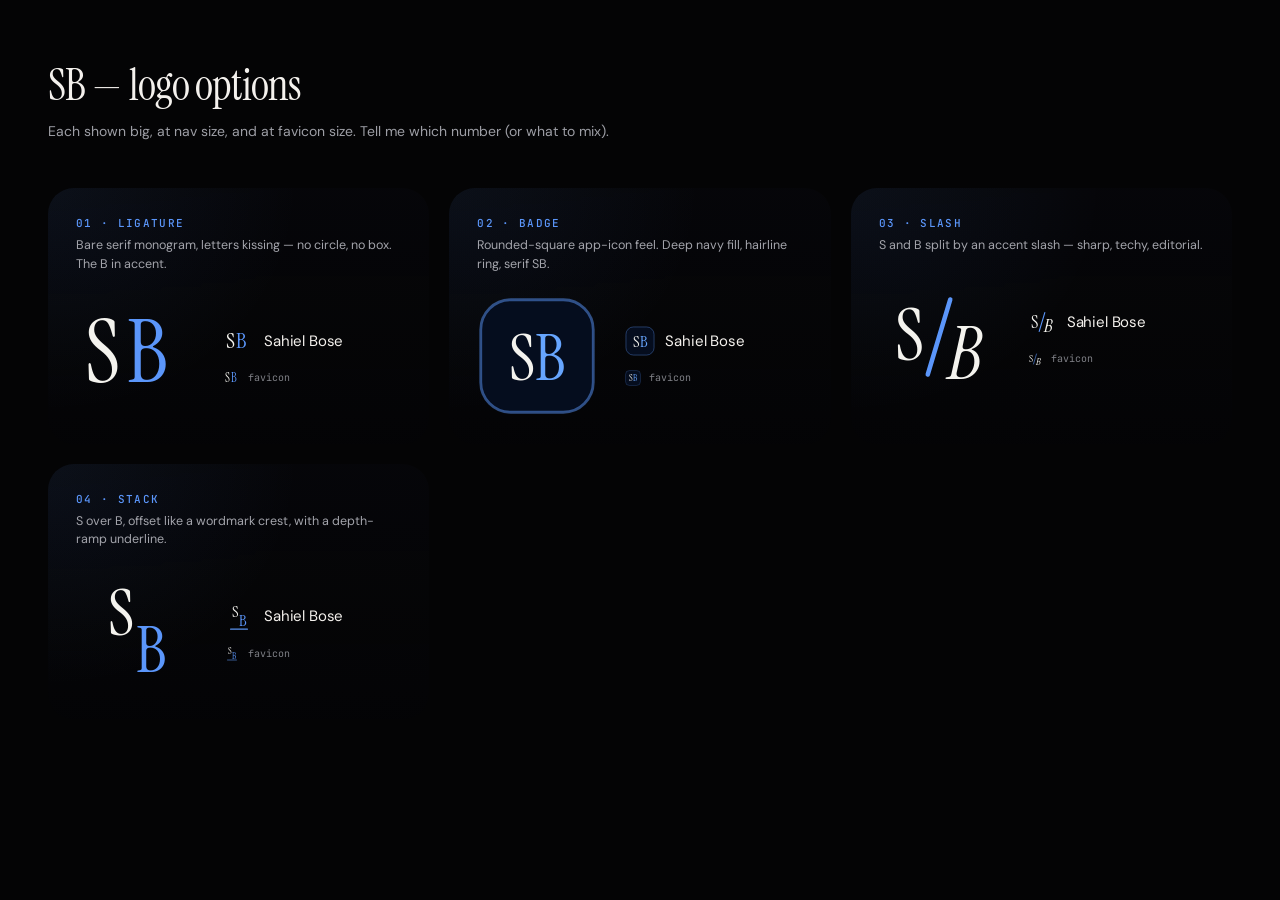
<file: SahielBose_Website/SB Logo Options.html>
<!DOCTYPE html>
<html lang="en">
<head>
<meta charset="UTF-8" />
<meta name="viewport" content="width=device-width, initial-scale=1" />
<title>SB Logo Options</title>
<link rel="preconnect" href="https://fonts.googleapis.com" />
<link rel="preconnect" href="https://fonts.gstatic.com" crossorigin />
<link href="https://fonts.googleapis.com/css2?family=DM+Sans:opsz,wght@9..40,400;9..40,500&family=Instrument+Serif:ital@0;1&family=JetBrains+Mono:wght@400;500&display=swap" rel="stylesheet" />
<style>
  * { box-sizing: border-box; margin: 0; padding: 0; }
  body {
    background: oklch(0.105 0.006 280);
    color: oklch(0.96 0.006 80);
    font-family: 'DM Sans', sans-serif;
    padding: 56px 48px 80px;
    min-height: 100vh;
  }
  h1 { font-family: 'Instrument Serif', serif; font-weight: 400; font-size: 44px; letter-spacing: -0.02em; margin-bottom: 8px; }
  .sub { color: oklch(0.7 0.01 280); font-size: 14px; margin-bottom: 48px; }
  .grid { display: grid; grid-template-columns: repeat(auto-fit, minmax(380px, 1fr)); gap: 20px; max-width: 1500px; }
  .card {
    background:
      radial-gradient(120% 160% at 0% 0%, oklch(0.68 0.16 260 / 0.07) 0%, transparent 55%),
      linear-gradient(180deg, oklch(0.135 0.009 280 / 0.6), oklch(0.118 0.008 280 / 0.32));
    border-radius: 26px;
    padding: 28px;
  }
  .card h2 { font-family: 'JetBrains Mono', monospace; font-size: 11px; font-weight: 500; letter-spacing: 0.12em; text-transform: uppercase; color: oklch(0.68 0.16 260); margin-bottom: 6px; }
  .card p { font-size: 12.5px; color: oklch(0.72 0.01 280); margin-bottom: 22px; line-height: 1.5; }
  .stage { display: flex; align-items: center; gap: 28px; }
  .big { flex: none; }
  .ctx { display: flex; flex-direction: column; gap: 14px; }
  .navrow { display: flex; align-items: center; gap: 10px; }
  .navrow .name { font-size: 15px; letter-spacing: -0.01em; }
  .favrow { display: flex; align-items: center; gap: 8px; }
  .favrow span { font-family: 'JetBrains Mono', monospace; font-size: 10px; color: oklch(0.6 0.01 280); }
</style>
</head>
<body>
<h1>SB — logo options</h1>
<div class="sub">Each shown big, at nav size, and at favicon size. Tell me which number (or what to mix).</div>
<div class="grid">

  <!-- 1: Serif monogram, S white B blue, tight overlap, no container -->
  <div class="card">
    <h2>01 · Ligature</h2>
    <p>Bare serif monogram, letters kissing — no circle, no box. The B in accent.</p>
    <div class="stage">
      <svg class="big" width="120" height="120" viewBox="0 0 64 64">
        <text x="14" y="46" font-family="Instrument Serif" font-size="46" fill="#f4f3ee" text-anchor="middle">S</text>
        <text x="38" y="46" font-family="Instrument Serif" font-size="46" fill="oklch(0.68 0.16 260)" text-anchor="middle">B</text>
      </svg>
      <div class="ctx">
        <div class="navrow">
          <svg width="30" height="30" viewBox="0 0 64 64"><text x="14" y="46" font-family="Instrument Serif" font-size="46" fill="#f4f3ee" text-anchor="middle">S</text><text x="38" y="46" font-family="Instrument Serif" font-size="46" fill="oklch(0.68 0.16 260)" text-anchor="middle">B</text></svg>
          <span class="name">Sahiel Bose</span>
        </div>
        <div class="favrow">
          <svg width="16" height="16" viewBox="0 0 64 64"><text x="14" y="46" font-family="Instrument Serif" font-size="46" fill="#f4f3ee" text-anchor="middle">S</text><text x="38" y="46" font-family="Instrument Serif" font-size="46" fill="oklch(0.68 0.16 260)" text-anchor="middle">B</text></svg>
          <span>favicon</span>
        </div>
      </div>
    </div>
  </div>

  <!-- 2: Rounded square badge, serif SB -->
  <div class="card">
    <h2>02 · Badge</h2>
    <p>Rounded-square app-icon feel. Deep navy fill, hairline ring, serif SB.</p>
    <div class="stage">
      <svg class="big" width="120" height="120" viewBox="0 0 64 64">
        <rect x="2" y="2" width="60" height="60" rx="16" fill="oklch(0.16 0.04 262)" stroke="oklch(0.68 0.16 260 / 0.5)" stroke-width="1.5"/>
        <text x="32" y="45" font-family="Instrument Serif" font-size="34" fill="#f4f3ee" text-anchor="middle">S<tspan fill="oklch(0.72 0.15 258)">B</tspan></text>
      </svg>
      <div class="ctx">
        <div class="navrow">
          <svg width="30" height="30" viewBox="0 0 64 64"><rect x="2" y="2" width="60" height="60" rx="16" fill="oklch(0.16 0.04 262)" stroke="oklch(0.68 0.16 260 / 0.5)" stroke-width="1.5"/><text x="32" y="45" font-family="Instrument Serif" font-size="34" fill="#f4f3ee" text-anchor="middle">S<tspan fill="oklch(0.72 0.15 258)">B</tspan></text></svg>
          <span class="name">Sahiel Bose</span>
        </div>
        <div class="favrow">
          <svg width="16" height="16" viewBox="0 0 64 64"><rect x="2" y="2" width="60" height="60" rx="16" fill="oklch(0.16 0.04 262)" stroke="oklch(0.68 0.16 260 / 0.5)" stroke-width="1.5"/><text x="32" y="45" font-family="Instrument Serif" font-size="34" fill="#f4f3ee" text-anchor="middle">S<tspan fill="oklch(0.72 0.15 258)">B</tspan></text></svg>
          <span>favicon</span>
        </div>
      </div>
    </div>
  </div>

  <!-- 3: Slash split -->
  <div class="card">
    <h2>03 · Slash</h2>
    <p>S and B split by an accent slash — sharp, techy, editorial.</p>
    <div class="stage">
      <svg class="big" width="120" height="120" viewBox="0 0 64 64">
        <text x="16" y="44" font-family="Instrument Serif" font-size="38" fill="#f4f3ee" text-anchor="middle">S</text>
        <line x1="38" y1="12" x2="26" y2="52" stroke="oklch(0.68 0.16 260)" stroke-width="2.4" stroke-linecap="round"/>
        <text x="46" y="54" font-family="Instrument Serif" font-size="38" fill="#f4f3ee" text-anchor="middle" font-style="italic">B</text>
      </svg>
      <div class="ctx">
        <div class="navrow">
          <svg width="30" height="30" viewBox="0 0 64 64"><text x="16" y="44" font-family="Instrument Serif" font-size="38" fill="#f4f3ee" text-anchor="middle">S</text><line x1="38" y1="12" x2="26" y2="52" stroke="oklch(0.68 0.16 260)" stroke-width="2.4" stroke-linecap="round"/><text x="46" y="54" font-family="Instrument Serif" font-size="38" fill="#f4f3ee" text-anchor="middle" font-style="italic">B</text></svg>
          <span class="name">Sahiel Bose</span>
        </div>
        <div class="favrow">
          <svg width="16" height="16" viewBox="0 0 64 64"><text x="16" y="44" font-family="Instrument Serif" font-size="38" fill="#f4f3ee" text-anchor="middle">S</text><line x1="38" y1="12" x2="26" y2="52" stroke="oklch(0.68 0.16 260)" stroke-width="2.4" stroke-linecap="round"/><text x="46" y="54" font-family="Instrument Serif" font-size="38" fill="#f4f3ee" text-anchor="middle" font-style="italic">B</text></svg>
          <span>favicon</span>
        </div>
      </div>
    </div>
  </div>

  <!-- 4: Stacked offset -->
  <div class="card">
    <h2>04 · Stack</h2>
    <p>S over B, offset like a wordmark crest, with a depth-ramp underline.</p>
    <div class="stage">
      <svg class="big" width="120" height="120" viewBox="0 0 64 64">
        <text x="24" y="34" font-family="Instrument Serif" font-size="34" fill="#f4f3ee" text-anchor="middle">S</text>
        <text x="40" y="54" font-family="Instrument Serif" font-size="34" fill="oklch(0.68 0.16 260)" text-anchor="middle">B</text>
        <line x1="14" y1="60" x2="50" y2="60" stroke="url(#ramp4)" stroke-width="2.4" stroke-linecap="round"/>
        <defs><linearGradient id="ramp4" x1="0" y1="0" x2="1" y2="0"><stop offset="0" stop-color="oklch(0.74 0.15 252)"/><stop offset="1" stop-color="oklch(0.58 0.15 272)"/></linearGradient></defs>
      </svg>
      <div class="ctx">
        <div class="navrow">
          <svg width="30" height="30" viewBox="0 0 64 64"><text x="24" y="34" font-family="Instrument Serif" font-size="34" fill="#f4f3ee" text-anchor="middle">S</text><text x="40" y="54" font-family="Instrument Serif" font-size="34" fill="oklch(0.68 0.16 260)" text-anchor="middle">B</text><line x1="14" y1="60" x2="50" y2="60" stroke="oklch(0.66 0.15 260)" stroke-width="2.4" stroke-linecap="round"/></svg>
          <span class="name">Sahiel Bose</span>
        </div>
        <div class="favrow">
          <svg width="16" height="16" viewBox="0 0 64 64"><text x="24" y="34" font-family="Instrument Serif" font-size="34" fill="#f4f3ee" text-anchor="middle">S</text><text x="40" y="54" font-family="Instrument Serif" font-size="34" fill="oklch(0.68 0.16 260)" text-anchor="middle">B</text><line x1="14" y1="60" x2="50" y2="60" stroke="oklch(0.66 0.15 260)" stroke-width="2.4" stroke-linecap="round"/></svg>
          <span>favicon</span>
        </div>
      </div>
    </div>
  </div>

</div>
</body>
</html>
</file>
